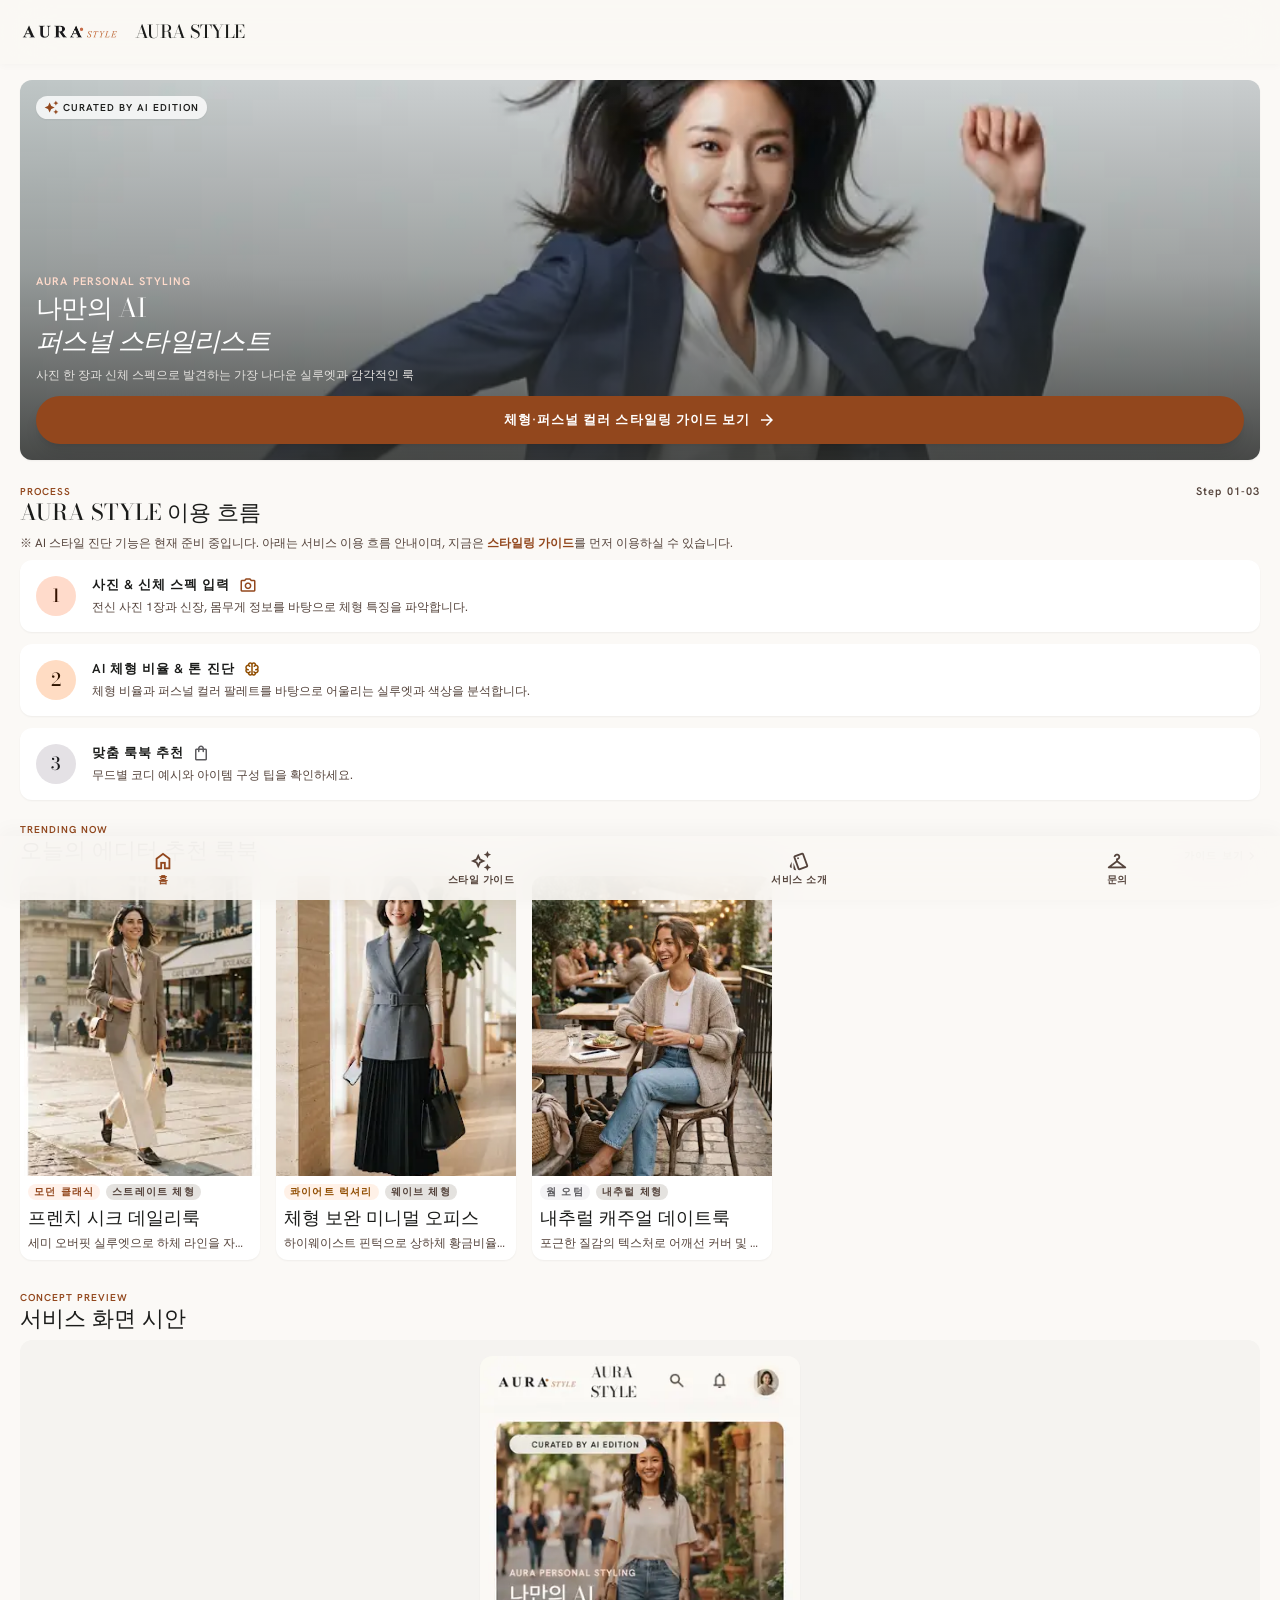
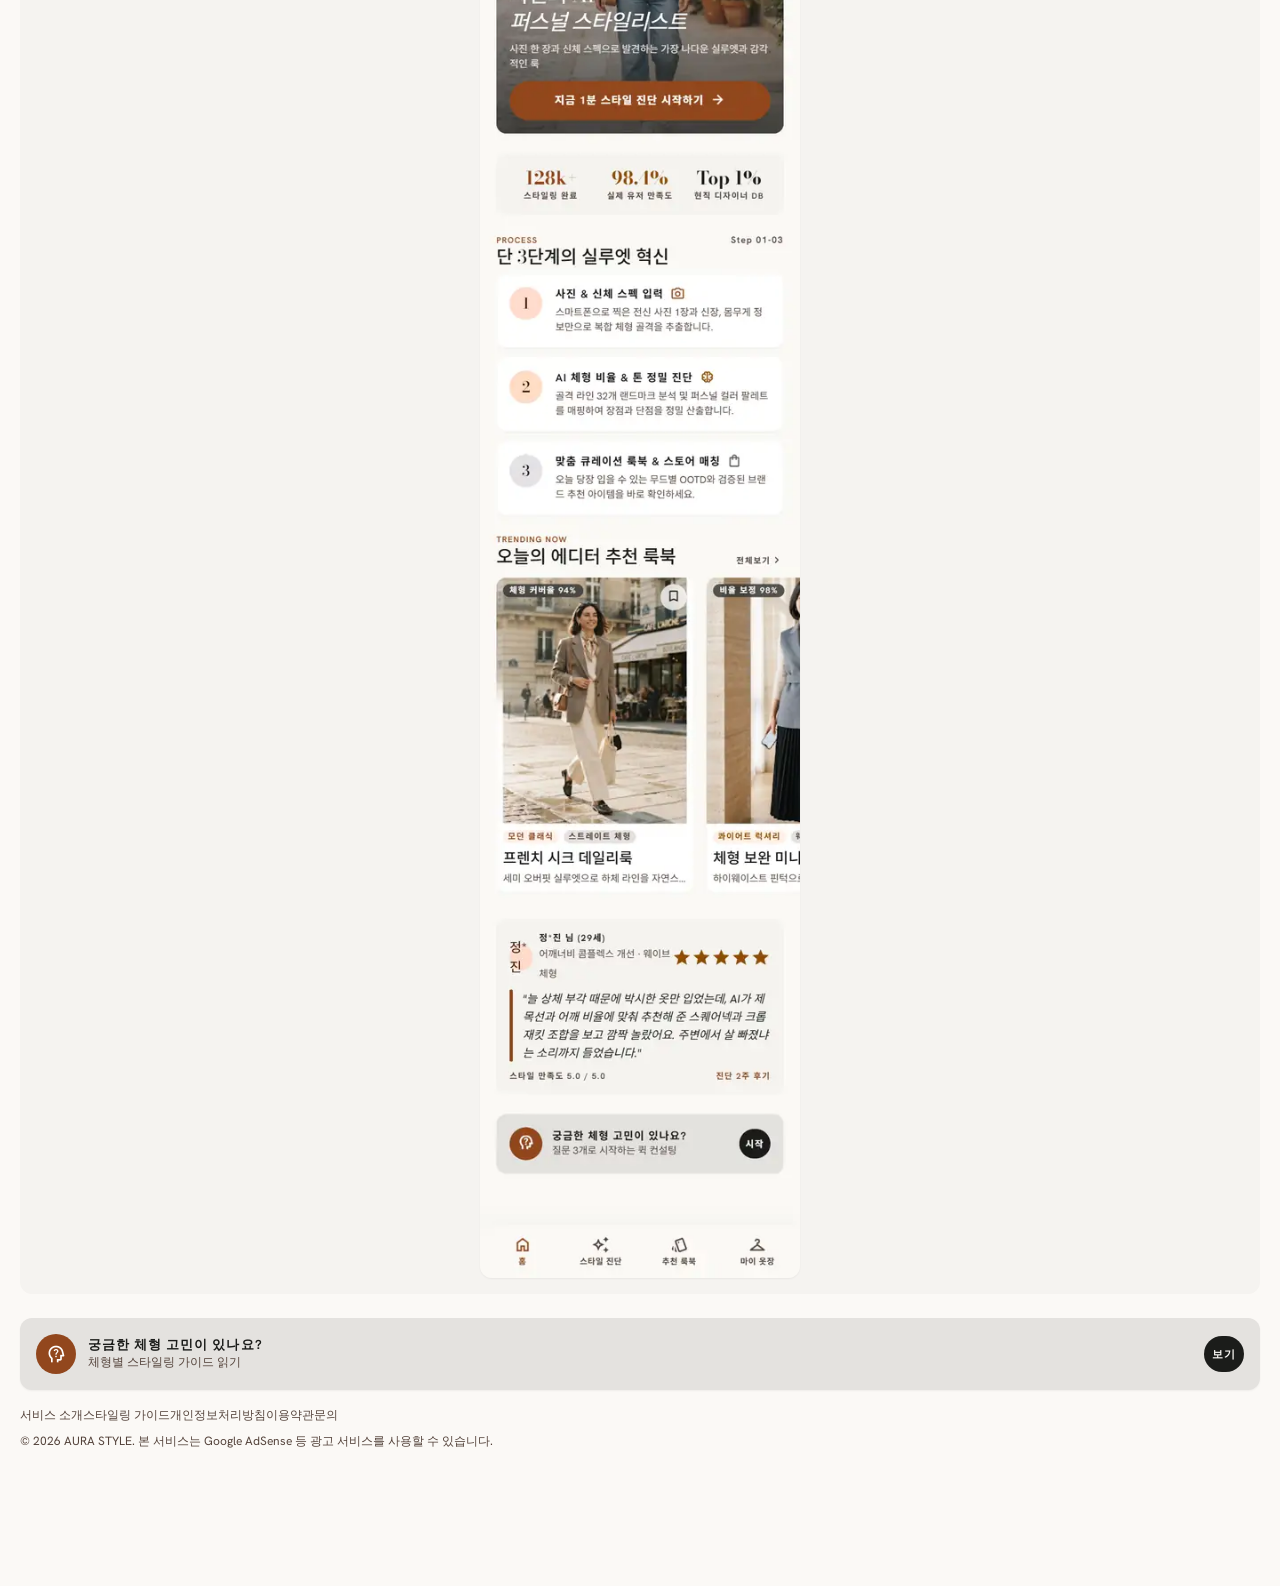
<file: index.html>
<!DOCTYPE html><html lang="ko"><head>
<meta charset="utf-8">
<meta content="width=device-width, initial-scale=1.0, viewport-fit=cover" name="viewport">
<title>AURA STYLE | 나만의 AI 퍼스널 스타일리스트</title>
<meta name="description" content="사진 한 장과 신체 스펙으로 체형과 퍼스널 컬러를 분석해 가장 나다운 실루엣과 맞춤 룩북을 추천하는 AI 스타일링 서비스, AURA STYLE.">
<link rel="canonical" href="https://seunglabs.com/">
<meta property="og:type" content="website">
<meta property="og:site_name" content="AURA STYLE">
<meta property="og:locale" content="ko_KR">
<meta property="og:title" content="AURA STYLE | 나만의 AI 퍼스널 스타일리스트">
<meta property="og:description" content="사진 한 장과 신체 스펙으로 체형과 퍼스널 컬러를 분석해 가장 나다운 실루엣과 맞춤 룩북을 추천하는 AI 스타일링 서비스, AURA STYLE.">
<meta property="og:url" content="https://seunglabs.com/">
<meta property="og:image" content="https://seunglabs.com/img/model-768.webp">
<meta name="twitter:card" content="summary_large_image">
<meta name="twitter:title" content="AURA STYLE | 나만의 AI 퍼스널 스타일리스트">
<meta name="twitter:description" content="사진 한 장과 신체 스펙으로 체형과 퍼스널 컬러를 분석해 가장 나다운 실루엣과 맞춤 룩북을 추천하는 AI 스타일링 서비스, AURA STYLE.">
<meta name="twitter:image" content="https://seunglabs.com/img/model-768.webp">
<script type="application/ld+json">{"@context": "https://schema.org", "@type": "WebSite", "name": "AURA STYLE", "url": "https://seunglabs.com/", "inLanguage": "ko", "description": "사진 한 장과 신체 스펙으로 체형과 퍼스널 컬러를 분석해 가장 나다운 실루엣과 맞춤 룩북을 추천하는 AI 스타일링 서비스, AURA STYLE."}</script>
<meta content="mobile_tab" name="shell-type">
<link rel="preload" as="image" href="img/model-768.webp" imagesrcset="img/model-480.webp 480w, img/model-768.webp 768w" imagesizes="(max-width: 768px) 100vw, 768px" fetchpriority="high">
<link rel="preload" as="font" type="font/woff2" href="fonts/material-symbols.woff2" crossorigin>
<link rel="preload" as="font" type="font/woff2" href="fonts/bodoni-moda.woff2" crossorigin>
<link rel="preload" as="font" type="font/woff2" href="fonts/hanken-grotesk.woff2" crossorigin>
<link rel="icon" href="img/favicon.svg" type="image/svg+xml">
<link href="styles.css" rel="stylesheet">
<!-- Google AdSense -->
<script async src="https://pagead2.googlesyndication.com/pagead/js/adsbygoogle.js?client=ca-pub-6084105914174263"
     crossorigin="anonymous"></script>
<!-- Google tag (gtag.js) -->
<script>
  window.dataLayer = window.dataLayer || [];
  function gtag(){dataLayer.push(arguments);}
  gtag('js', new Date());

  gtag('config', 'G-QMTJCRR8DS');
</script>
<!-- Microsoft Clarity: queue calls now, script loaded with GA below -->
<script>
  window.clarity = window.clarity || function(){(window.clarity.q = window.clarity.q || []).push(arguments)};
</script>
<!-- Load analytics scripts after the page has rendered (first interaction or 3s after load) to keep them off the critical path -->
<script>
  (function () {
    var loaded = false;
    var events = ['pointerdown', 'keydown', 'touchstart', 'scroll'];
    function load() {
      if (loaded) return;
      loaded = true;
      events.forEach(function (e) { removeEventListener(e, load); });
      ['https://www.googletagmanager.com/gtag/js?id=G-QMTJCRR8DS', 'https://www.clarity.ms/tag/yv1hvz3uj7'].forEach(function (src) {
        var s = document.createElement('script');
        s.async = true;
        s.src = src;
        document.head.appendChild(s);
      });
    }
    events.forEach(function (e) { addEventListener(e, load, { once: true, passive: true }); });
    addEventListener('load', function () { setTimeout(load, 3000); });
  })();
</script>
</head><body class="bg-surface font-body-md text-on-surface flex flex-col min-h-screen selection:bg-primary-fixed selection:text-on-primary-fixed"><header class="fixed top-0 w-full z-50 pt-safe bg-surface/85 backdrop-blur-xl shadow-[0_1px_8px_rgba(0,0,0,0.03)]"><div class="h-16 px-margin flex items-center justify-between"><div class="flex items-center gap-space-sm"><img alt="AURA STYLE Brand Logo" width="107" height="32" class="h-8 w-auto object-contain" src="img/logo.webp"><span class="font-headline-sm text-headline-sm tracking-tight text-on-surface">AURA STYLE</span></div></div></header><main class="flex flex-col relative w-full pt-16 pb-28 bg-surface min-h-screen"><div class="flex flex-col w-full">
<!-- Editorial Hero Section -->
<section class="relative w-full px-margin pt-space-md pb-space-lg">
<div class="relative w-full overflow-hidden rounded-xl bg-surface-container-low shadow-sm">
<div class="w-full h-[380px] relative">
<img alt="남색 정장과 흰 스니커즈를 입고 경쾌하게 점프하는 여성 모델" class="absolute inset-0 w-full h-full object-cover object-[center_20%]" src="img/model-768.webp" srcset="img/model-480.webp 480w, img/model-768.webp 768w" sizes="(max-width: 768px) 100vw, 768px" width="768" height="1376" fetchpriority="high" decoding="async">
<div class="absolute inset-0 bg-gradient-to-t from-inverse-surface/85 via-inverse-surface/30 to-transparent"></div>
<div class="absolute top-space-md left-space-md bg-surface-container-lowest/80 backdrop-blur-md px-space-sm py-1 rounded-full flex items-center gap-1 shadow-sm">
<span class="material-symbols-outlined text-[15px] text-primary" style="font-variation-settings: 'FILL' 1;">auto_awesome</span>
<span class="font-label-sm text-label-sm uppercase tracking-widest text-on-surface">Curated by AI Edition</span>
</div>
<div class="absolute bottom-0 inset-x-0 p-space-md flex flex-col gap-space-xs text-inverse-on-surface">
<span class="font-label-md text-label-md tracking-widest text-primary-fixed uppercase">Aura Personal Styling</span>
<h1 class="font-headline-lg-mobile text-headline-lg-mobile tracking-tight text-white leading-tight">
            나만의 AI<br>
<span class="italic font-headline-md">퍼스널 스타일리스트</span>
</h1>
<p class="font-body-sm text-body-sm text-surface-container-highest line-clamp-2 mt-1">
            사진 한 장과 신체 스펙으로 발견하는 가장 나다운 실루엣과 감각적인 룩
          </p>
<div class="pt-space-sm">
<a class="relative group overflow-hidden w-full h-12 rounded-full bg-primary flex items-center justify-center gap-2 shadow-lg hover:bg-primary-container transition-all active:scale-[0.98]" href="guide.html">
<div class="absolute inset-0 w-1/2 h-full bg-gradient-to-r from-transparent via-white/25 to-transparent skew-x-12 -translate-x-full group-hover:translate-x-[300%] transition-transform duration-1000 ease-in-out"></div>
<span class="font-label-lg text-label-lg text-on-primary">체형·퍼스널 컬러 스타일링 가이드 보기</span>
<span class="material-symbols-outlined text-on-primary text-[18px]">arrow_forward</span>
</a>
</div>
</div>
</div>
</div>
</section>
<!-- How it Works (3-step) -->
<section id="process" class="w-full px-margin pb-space-lg">
<div class="flex items-baseline justify-between mb-space-sm">
<div>
<span class="font-label-sm text-label-sm text-primary uppercase tracking-widest block">Process</span>
<h2 class="font-headline-md text-headline-md text-on-surface">AURA STYLE 이용 흐름</h2>
</div>
<span class="font-label-md text-label-md text-on-surface-variant">Step 01-03</span>
</div>
<p class="font-body-sm text-body-sm text-on-surface-variant mb-space-sm">※ AI 스타일 진단 기능은 현재 준비 중입니다. 아래는 서비스 이용 흐름 안내이며, 지금은 <a class="text-primary font-semibold" href="guide.html">스타일링 가이드</a>를 먼저 이용하실 수 있습니다.</p>
<div class="flex flex-col gap-3">
<!-- Step 1 -->
<div class="p-space-md bg-surface-container-lowest rounded-xl shadow-sm flex items-start gap-space-md">
<div class="w-10 h-10 rounded-full bg-primary-fixed flex items-center justify-center shrink-0 text-on-primary-fixed font-headline-sm text-headline-sm">
          1
        </div>
<div class="flex-1 min-w-0">
<div class="flex items-center gap-2 mb-1">
<span class="font-label-lg text-label-lg text-on-surface font-semibold">사진 &amp; 신체 스펙 입력</span>
<span class="material-symbols-outlined text-primary text-[18px]">photo_camera</span>
</div>
<p class="font-body-sm text-body-sm text-on-surface-variant">
            전신 사진 1장과 신장, 몸무게 정보를 바탕으로 체형 특징을 파악합니다.
          </p>
</div>
</div>
<!-- Step 2 -->
<div class="p-space-md bg-surface-container-lowest rounded-xl shadow-sm flex items-start gap-space-md">
<div class="w-10 h-10 rounded-full bg-secondary-fixed flex items-center justify-center shrink-0 text-on-secondary-fixed font-headline-sm text-headline-sm">
          2
        </div>
<div class="flex-1 min-w-0">
<div class="flex items-center gap-2 mb-1">
<span class="font-label-lg text-label-lg text-on-surface font-semibold">AI 체형 비율 &amp; 톤 진단</span>
<span class="material-symbols-outlined text-secondary text-[18px]">neurology</span>
</div>
<p class="font-body-sm text-body-sm text-on-surface-variant">
            체형 비율과 퍼스널 컬러 팔레트를 바탕으로 어울리는 실루엣과 색상을 분석합니다.
          </p>
</div>
</div>
<!-- Step 3 -->
<div class="p-space-md bg-surface-container-lowest rounded-xl shadow-sm flex items-start gap-space-md">
<div class="w-10 h-10 rounded-full bg-tertiary-fixed flex items-center justify-center shrink-0 text-on-tertiary-fixed font-headline-sm text-headline-sm">
          3
        </div>
<div class="flex-1 min-w-0">
<div class="flex items-center gap-2 mb-1">
<span class="font-label-lg text-label-lg text-on-surface font-semibold">맞춤 룩북 추천</span>
<span class="material-symbols-outlined text-tertiary text-[18px]">shopping_bag</span>
</div>
<p class="font-body-sm text-body-sm text-on-surface-variant">
            무드별 코디 예시와 아이템 구성 팁을 확인하세요.
          </p>
</div>
</div>
</div>
</section>
<!-- Trending Curated Looks preview (Horizontal Scroll) -->
<section id="looks" class="w-full pb-space-lg">
<div class="px-margin flex items-end justify-between mb-space-sm">
<div>
<span class="font-label-sm text-label-sm text-primary uppercase tracking-widest block">Trending Now</span>
<h2 class="font-headline-md text-headline-md text-on-surface">오늘의 에디터 추천 룩북</h2>
</div>
<a class="font-label-sm text-label-sm text-on-surface-variant flex items-center hover:text-primary transition-colors" href="guide.html">
        가이드 보기
        <span class="material-symbols-outlined text-[16px]">chevron_right</span>
</a>
</div>
<!-- Scrollable Reel -->
<div class="flex gap-space-md overflow-x-auto px-margin no-scrollbar pb-2 pt-1">
<!-- Look 1 -->
<div class="w-[240px] shrink-0 bg-surface-container-lowest rounded-xl overflow-hidden shadow-sm flex flex-col">
<div class="relative w-full h-[300px]">
<img alt="토프 블레이저와 와이드 팬츠를 입은 프렌치 시크 데일리룩" width="240" height="300" loading="lazy" decoding="async" class="w-full h-full object-cover" data-alt="Modern chic Parisian style woman walking on neutral architectural pavement, wearing structured taupe blazer, wide-leg ecru trousers, delicate silk scarf, bright warm morning light, editorial styling, muted earth tones" src="img/look-1.webp">
</div>
<div class="p-space-sm flex flex-col gap-1">
<div class="flex items-center gap-1.5 flex-wrap">
<span class="text-label-sm font-label-sm text-primary bg-primary-fixed/40 px-1.5 py-0.5 rounded-full">모던 클래식</span>
<span class="text-label-sm font-label-sm text-on-surface-variant bg-surface-variant px-1.5 py-0.5 rounded-full">스트레이트 체형</span>
</div>
<h3 class="font-headline-sm text-headline-sm text-on-surface line-clamp-1 mt-0.5">프렌치 시크 데일리룩</h3>
<p class="font-body-sm text-body-sm text-on-surface-variant line-clamp-1">세미 오버핏 실루엣으로 하체 라인을 자연스럽게 정돈</p>
</div>
</div>
<!-- Look 2 -->
<div class="w-[240px] shrink-0 bg-surface-container-lowest rounded-xl overflow-hidden shadow-sm flex flex-col">
<div class="relative w-full h-[300px]">
<img alt="그레이 베스트와 플리츠 미디 스커트를 입은 미니멀 오피스룩" width="240" height="300" loading="lazy" decoding="async" class="w-full h-full object-cover" data-alt="High fashion Korean female executive in minimalist office styling, wearing slate gray belted wool vest, ivory turtleneck, structured pleated midi skirt, serene editorial studio with warm travertine columns, soft shadow play" src="img/look-2.webp">
</div>
<div class="p-space-sm flex flex-col gap-1">
<div class="flex items-center gap-1.5 flex-wrap">
<span class="text-label-sm font-label-sm text-secondary bg-secondary-fixed/40 px-1.5 py-0.5 rounded-full">콰이어트 럭셔리</span>
<span class="text-label-sm font-label-sm text-on-surface-variant bg-surface-variant px-1.5 py-0.5 rounded-full">웨이브 체형</span>
</div>
<h3 class="font-headline-sm text-headline-sm text-on-surface line-clamp-1 mt-0.5">체형 보완 미니멀 오피스</h3>
<p class="font-body-sm text-body-sm text-on-surface-variant line-clamp-1">하이웨이스트 핀턱으로 상하체 황금비율 구현</p>
</div>
</div>
<!-- Look 3 -->
<div class="w-[240px] shrink-0 bg-surface-container-lowest rounded-xl overflow-hidden shadow-sm flex flex-col">
<div class="relative w-full h-[300px]">
<img alt="오트밀 니트 카디건과 데님을 입은 내추럴 캐주얼 데이트룩" width="240" height="300" loading="lazy" decoding="async" class="w-full h-full object-cover" data-alt="Editorial candid photography of a stylish person in weekend cafe terrace, warm oatmeal knit cardigan, soft raw denim, tan leather loafers, golden hour sunlight, artisan pottery tableware, natural relaxed elegance" src="img/look-3.webp">
</div>
<div class="p-space-sm flex flex-col gap-1">
<div class="flex items-center gap-1.5 flex-wrap">
<span class="text-label-sm font-label-sm text-tertiary bg-tertiary-fixed/40 px-1.5 py-0.5 rounded-full">웜 오텀</span>
<span class="text-label-sm font-label-sm text-on-surface-variant bg-surface-variant px-1.5 py-0.5 rounded-full">내추럴 체형</span>
</div>
<h3 class="font-headline-sm text-headline-sm text-on-surface line-clamp-1 mt-0.5">내추럴 캐주얼 데이트룩</h3>
<p class="font-body-sm text-body-sm text-on-surface-variant line-clamp-1">포근한 질감의 텍스처로 어깨선 커버 및 부드러운 인상 연출</p>
</div>
</div>
</div>
</section>
<!-- App Screen Preview -->
<section class="w-full px-margin pb-space-lg">
<div class="mb-space-sm">
<span class="font-label-sm text-label-sm text-primary uppercase tracking-widest block">Concept Preview</span>
<h2 class="font-headline-md text-headline-md text-on-surface">서비스 화면 시안</h2>
</div>
<div class="p-space-md bg-surface-container-low rounded-xl flex justify-center">
<img alt="AURA STYLE 서비스 화면 시안" class="w-full max-w-[320px] h-auto rounded-xl shadow-sm" loading="lazy" src="img/screen.webp" srcset="img/screen-360.webp 360w, img/screen.webp 585w" sizes="(max-width: 400px) calc(100vw - 72px), 320px" width="585" height="2782" decoding="async">
</div>
</section>
<!-- Interactive Style Spark Floating Bar -->
<section class="w-full px-margin pb-space-md">
<div class="w-full p-space-md rounded-xl bg-surface-container-highest text-on-surface flex items-center justify-between shadow-sm">
<div class="flex items-center gap-3">
<div class="w-10 h-10 rounded-full bg-primary flex items-center justify-center text-on-primary shrink-0">
<span class="material-symbols-outlined text-[20px]">psychology_alt</span>
</div>
<div>
<h3 class="font-label-lg text-label-lg font-bold">궁금한 체형 고민이 있나요?</h3>
<p class="font-body-sm text-body-sm text-on-surface-variant">체형별 스타일링 가이드 읽기</p>
</div>
</div>
<a class="h-9 px-space-sm rounded-full bg-on-surface text-surface flex items-center justify-center font-label-md text-label-md active:scale-95 transition-transform shrink-0" href="guide.html">
        보기
      </a>
</div>
</section>
<footer class="w-full px-margin pb-space-lg"><div class="flex flex-wrap gap-x-4 gap-y-1 font-body-sm text-body-sm text-on-surface-variant"><a href="about.html">서비스 소개</a><a href="guide.html">스타일링 가이드</a><a href="privacy.html">개인정보처리방침</a><a href="terms.html">이용약관</a><a href="contact.html">문의</a></div><p class="font-body-sm text-body-sm text-on-surface-variant mt-space-sm">© 2026 AURA STYLE. 본 서비스는 Google AdSense 등 광고 서비스를 사용할 수 있습니다.</p></footer></div></main><nav class="fixed bottom-0 w-full z-50 pb-safe bg-surface/90 backdrop-blur-xl shadow-[0_-4px_20px_rgba(39,39,42,0.04)]"><div class="flex justify-around items-center h-16 px-space-xs"><a aria-current="page" class="flex flex-col items-center justify-center flex-1 h-12 gap-0.5 transition-colors text-primary font-semibold" href="index.html"><span class="material-symbols-outlined text-[22px]">home</span><span class="font-label-sm text-label-sm tracking-wider">홈</span></a><a class="flex flex-col items-center justify-center flex-1 h-12 gap-0.5 text-on-surface-variant hover:text-on-surface transition-colors" href="guide.html"><span class="material-symbols-outlined text-[22px]">auto_awesome</span><span class="font-label-sm text-label-sm tracking-wider">스타일 가이드</span></a><a class="flex flex-col items-center justify-center flex-1 h-12 gap-0.5 text-on-surface-variant hover:text-on-surface transition-colors" href="about.html"><span class="material-symbols-outlined text-[22px]">style</span><span class="font-label-sm text-label-sm tracking-wider">서비스 소개</span></a><a class="flex flex-col items-center justify-center flex-1 h-12 gap-0.5 text-on-surface-variant hover:text-on-surface transition-colors" href="contact.html"><span class="material-symbols-outlined text-[22px]">checkroom</span><span class="font-label-sm text-label-sm tracking-wider">문의</span></a></div></nav></body></html>
</file>
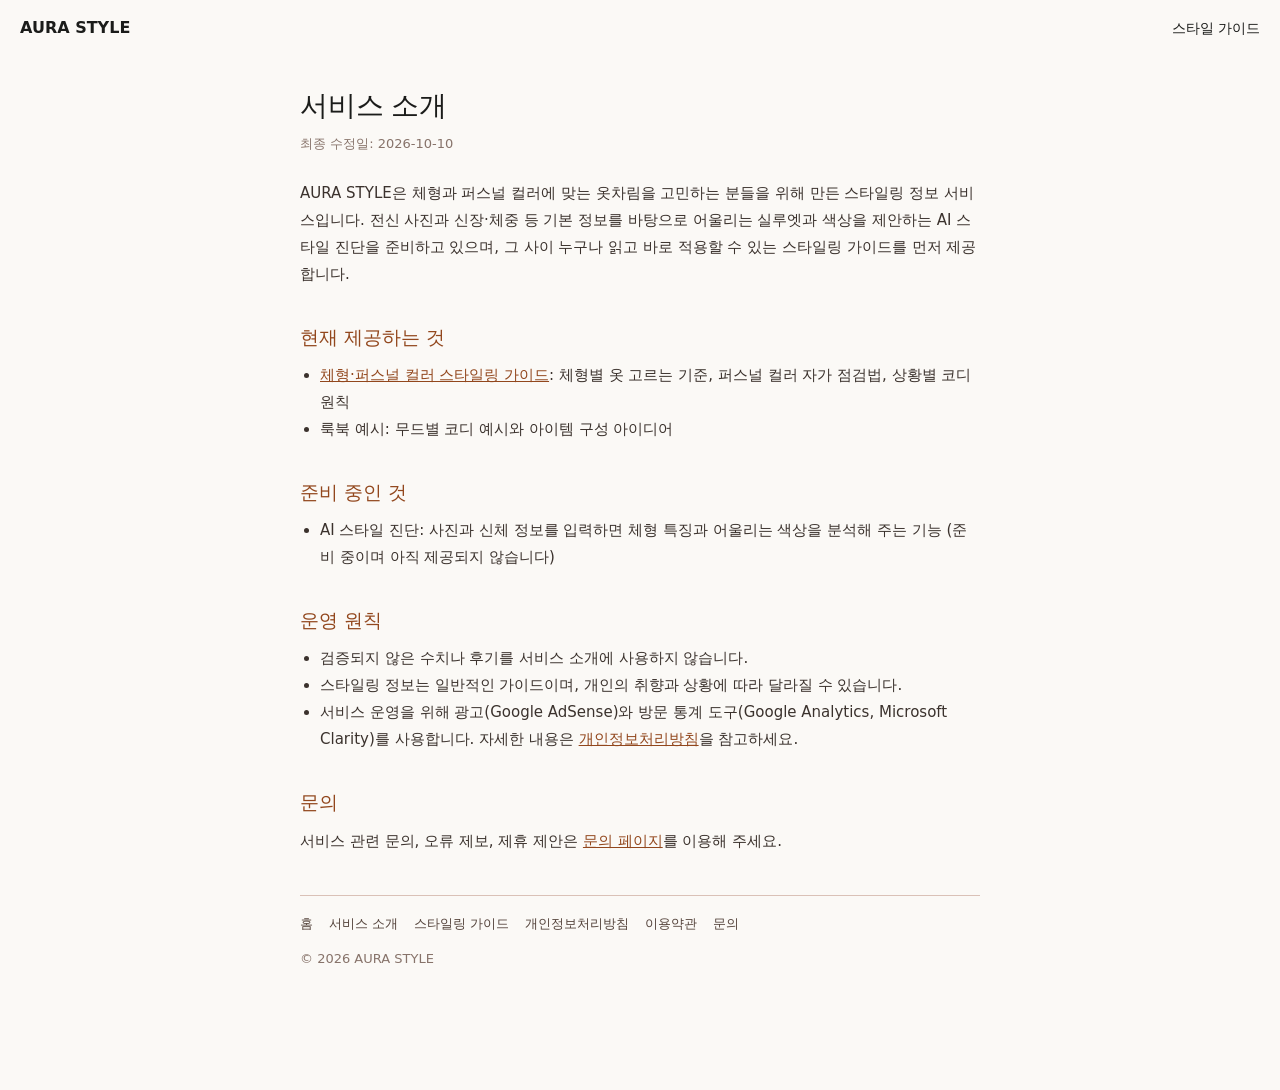
<file: about.html>
<!DOCTYPE html><html lang="ko"><head>
<meta charset="utf-8">
<meta content="width=device-width, initial-scale=1.0, viewport-fit=cover" name="viewport">
<title>서비스 소개 | AURA STYLE</title>
<meta name="description" content="AURA STYLE이 어떤 서비스인지, 어떤 기준으로 체형과 퍼스널 컬러 스타일링 정보를 제공하는지 소개합니다. 서비스 운영 원칙과 이용 방법도 함께 안내합니다.">
<link rel="canonical" href="https://seunglabs.com/about.html">
<meta property="og:type" content="website">
<meta property="og:site_name" content="AURA STYLE">
<meta property="og:locale" content="ko_KR">
<meta property="og:title" content="서비스 소개 | AURA STYLE">
<meta property="og:description" content="AURA STYLE이 어떤 서비스인지, 어떤 기준으로 체형과 퍼스널 컬러 스타일링 정보를 제공하는지 소개합니다. 서비스 운영 원칙과 이용 방법도 함께 안내합니다.">
<meta property="og:url" content="https://seunglabs.com/about.html">
<meta property="og:image" content="https://seunglabs.com/img/model-768.webp">
<meta name="twitter:card" content="summary_large_image">
<meta name="twitter:title" content="서비스 소개 | AURA STYLE">
<meta name="twitter:description" content="AURA STYLE이 어떤 서비스인지, 어떤 기준으로 체형과 퍼스널 컬러 스타일링 정보를 제공하는지 소개합니다. 서비스 운영 원칙과 이용 방법도 함께 안내합니다.">
<meta name="twitter:image" content="https://seunglabs.com/img/model-768.webp">
<script type="application/ld+json">{"@context": "https://schema.org", "@type": "BreadcrumbList", "itemListElement": [{"@type": "ListItem", "position": 1, "name": "AURA STYLE", "item": "https://seunglabs.com/"}, {"@type": "ListItem", "position": 2, "name": "서비스 소개", "item": "https://seunglabs.com/about.html"}]}</script>
<link rel="icon" href="img/favicon.svg" type="image/svg+xml">
<link href="styles.css" rel="stylesheet">
<!-- Google tag (gtag.js) -->
<script>
  window.dataLayer = window.dataLayer || [];
  function gtag(){dataLayer.push(arguments);}
  gtag('js', new Date());

  gtag('config', 'G-QMTJCRR8DS');
</script>
<script>
  window.clarity = window.clarity || function(){(window.clarity.q = window.clarity.q || []).push(arguments)};
</script>
<script>
  (function () {
    var loaded = false;
    var events = ['pointerdown', 'keydown', 'touchstart', 'scroll'];
    function load() {
      if (loaded) return;
      loaded = true;
      events.forEach(function (e) { removeEventListener(e, load); });
      ['https://www.googletagmanager.com/gtag/js?id=G-QMTJCRR8DS', 'https://www.clarity.ms/tag/yv1hvz3uj7'].forEach(function (src) {
        var s = document.createElement('script');
        s.async = true;
        s.src = src;
        document.head.appendChild(s);
      });
    }
    events.forEach(function (e) { addEventListener(e, load, { once: true, passive: true }); });
    addEventListener('load', function () { setTimeout(load, 3000); });
  })();
</script>
<style>
  .doc{max-width:720px;margin:0 auto;padding:88px 20px 120px;font-family:"Hanken Grotesk",system-ui,sans-serif;color:#1b1c1a;line-height:1.8;font-size:15px}
  .doc h1{font-family:"Bodoni Moda",serif;font-size:28px;line-height:1.3;margin:0 0 8px}
  .doc h2{font-size:19px;margin:32px 0 8px;color:#92471d}
  .doc h3{font-size:16px;margin:20px 0 4px}
  .doc p,.doc li{color:#3b322d}
  .doc ul{padding-left:20px;list-style:disc;margin:8px 0}
  .doc a{color:#92471d;text-decoration:underline}
  .doc .meta{color:#87736a;font-size:13px;margin-bottom:24px}
  .doc table{width:100%;border-collapse:collapse;margin:12px 0;font-size:14px}
  .doc th,.doc td{border:1px solid #dac1b7;padding:8px;text-align:left;vertical-align:top}
  .doc th{background:#f5f3f0}
  .topbar{position:fixed;top:0;left:0;right:0;height:56px;background:rgba(251,249,246,.92);backdrop-filter:blur(12px);display:flex;align-items:center;justify-content:space-between;padding:0 20px;z-index:50}
  .topbar a{text-decoration:none;color:#1b1c1a;font-weight:600}
  .foot{display:flex;flex-wrap:wrap;gap:6px 16px;margin-top:40px;padding-top:16px;border-top:1px solid #dac1b7;font-size:13px}
  .foot a{color:#54433b;text-decoration:none}
</style>
</head><body class="bg-surface text-on-surface">
<div class="topbar"><a href="index.html">AURA STYLE</a><a href="guide.html" style="font-weight:400;font-size:14px">스타일 가이드</a></div>
<main class="doc">

<h1>서비스 소개</h1>
<p class="meta">최종 수정일: 2026-10-10</p>
<p>AURA STYLE은 체형과 퍼스널 컬러에 맞는 옷차림을 고민하는 분들을 위해 만든 스타일링 정보 서비스입니다. 전신 사진과 신장·체중 등 기본 정보를 바탕으로 어울리는 실루엣과 색상을 제안하는 AI 스타일 진단을 준비하고 있으며, 그 사이 누구나 읽고 바로 적용할 수 있는 스타일링 가이드를 먼저 제공합니다.</p>
<h2>현재 제공하는 것</h2>
<ul>
<li><a href="guide.html">체형·퍼스널 컬러 스타일링 가이드</a>: 체형별 옷 고르는 기준, 퍼스널 컬러 자가 점검법, 상황별 코디 원칙</li>
<li>룩북 예시: 무드별 코디 예시와 아이템 구성 아이디어</li>
</ul>
<h2>준비 중인 것</h2>
<ul>
<li>AI 스타일 진단: 사진과 신체 정보를 입력하면 체형 특징과 어울리는 색상을 분석해 주는 기능 (준비 중이며 아직 제공되지 않습니다)</li>
</ul>
<h2>운영 원칙</h2>
<ul>
<li>검증되지 않은 수치나 후기를 서비스 소개에 사용하지 않습니다.</li>
<li>스타일링 정보는 일반적인 가이드이며, 개인의 취향과 상황에 따라 달라질 수 있습니다.</li>
<li>서비스 운영을 위해 광고(Google AdSense)와 방문 통계 도구(Google Analytics, Microsoft Clarity)를 사용합니다. 자세한 내용은 <a href="privacy.html">개인정보처리방침</a>을 참고하세요.</li>
</ul>
<h2>문의</h2>
<p>서비스 관련 문의, 오류 제보, 제휴 제안은 <a href="contact.html">문의 페이지</a>를 이용해 주세요.</p>

<div class="foot"><a href="index.html">홈</a><a href="about.html">서비스 소개</a><a href="guide.html">스타일링 가이드</a><a href="privacy.html">개인정보처리방침</a><a href="terms.html">이용약관</a><a href="contact.html">문의</a></div>
<p class="meta" style="margin-top:12px">© 2026 AURA STYLE</p>
</main></body></html>
</file>
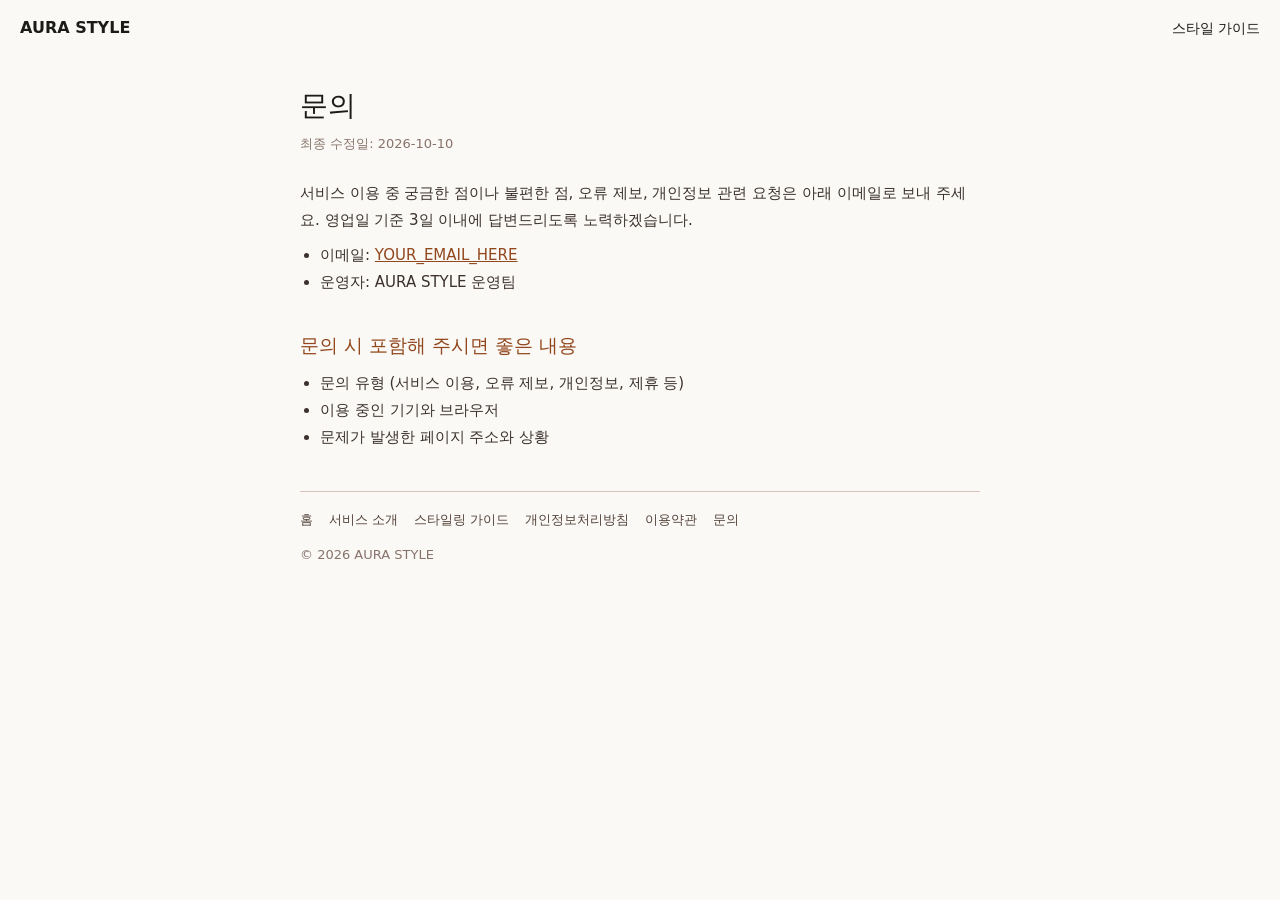
<file: contact.html>
<!DOCTYPE html><html lang="ko"><head>
<meta charset="utf-8">
<meta content="width=device-width, initial-scale=1.0, viewport-fit=cover" name="viewport">
<title>문의 | AURA STYLE</title>
<meta name="description" content="AURA STYLE 서비스 문의, 오류 제보, 제휴 및 광고 제안을 받는 문의처입니다. 문의 방법과 답변 안내를 확인하세요.">
<link rel="canonical" href="https://seunglabs.com/contact.html">
<meta property="og:type" content="website">
<meta property="og:site_name" content="AURA STYLE">
<meta property="og:locale" content="ko_KR">
<meta property="og:title" content="문의 | AURA STYLE">
<meta property="og:description" content="AURA STYLE 서비스 문의, 오류 제보, 제휴 및 광고 제안을 받는 문의처입니다. 문의 방법과 답변 안내를 확인하세요.">
<meta property="og:url" content="https://seunglabs.com/contact.html">
<meta property="og:image" content="https://seunglabs.com/img/model-768.webp">
<meta name="twitter:card" content="summary_large_image">
<meta name="twitter:title" content="문의 | AURA STYLE">
<meta name="twitter:description" content="AURA STYLE 서비스 문의, 오류 제보, 제휴 및 광고 제안을 받는 문의처입니다. 문의 방법과 답변 안내를 확인하세요.">
<meta name="twitter:image" content="https://seunglabs.com/img/model-768.webp">
<script type="application/ld+json">{"@context": "https://schema.org", "@type": "BreadcrumbList", "itemListElement": [{"@type": "ListItem", "position": 1, "name": "AURA STYLE", "item": "https://seunglabs.com/"}, {"@type": "ListItem", "position": 2, "name": "문의", "item": "https://seunglabs.com/contact.html"}]}</script>
<link rel="icon" href="img/favicon.svg" type="image/svg+xml">
<link href="styles.css" rel="stylesheet">
<!-- Google tag (gtag.js) -->
<script>
  window.dataLayer = window.dataLayer || [];
  function gtag(){dataLayer.push(arguments);}
  gtag('js', new Date());

  gtag('config', 'G-QMTJCRR8DS');
</script>
<script>
  window.clarity = window.clarity || function(){(window.clarity.q = window.clarity.q || []).push(arguments)};
</script>
<script>
  (function () {
    var loaded = false;
    var events = ['pointerdown', 'keydown', 'touchstart', 'scroll'];
    function load() {
      if (loaded) return;
      loaded = true;
      events.forEach(function (e) { removeEventListener(e, load); });
      ['https://www.googletagmanager.com/gtag/js?id=G-QMTJCRR8DS', 'https://www.clarity.ms/tag/yv1hvz3uj7'].forEach(function (src) {
        var s = document.createElement('script');
        s.async = true;
        s.src = src;
        document.head.appendChild(s);
      });
    }
    events.forEach(function (e) { addEventListener(e, load, { once: true, passive: true }); });
    addEventListener('load', function () { setTimeout(load, 3000); });
  })();
</script>
<style>
  .doc{max-width:720px;margin:0 auto;padding:88px 20px 120px;font-family:"Hanken Grotesk",system-ui,sans-serif;color:#1b1c1a;line-height:1.8;font-size:15px}
  .doc h1{font-family:"Bodoni Moda",serif;font-size:28px;line-height:1.3;margin:0 0 8px}
  .doc h2{font-size:19px;margin:32px 0 8px;color:#92471d}
  .doc h3{font-size:16px;margin:20px 0 4px}
  .doc p,.doc li{color:#3b322d}
  .doc ul{padding-left:20px;list-style:disc;margin:8px 0}
  .doc a{color:#92471d;text-decoration:underline}
  .doc .meta{color:#87736a;font-size:13px;margin-bottom:24px}
  .doc table{width:100%;border-collapse:collapse;margin:12px 0;font-size:14px}
  .doc th,.doc td{border:1px solid #dac1b7;padding:8px;text-align:left;vertical-align:top}
  .doc th{background:#f5f3f0}
  .topbar{position:fixed;top:0;left:0;right:0;height:56px;background:rgba(251,249,246,.92);backdrop-filter:blur(12px);display:flex;align-items:center;justify-content:space-between;padding:0 20px;z-index:50}
  .topbar a{text-decoration:none;color:#1b1c1a;font-weight:600}
  .foot{display:flex;flex-wrap:wrap;gap:6px 16px;margin-top:40px;padding-top:16px;border-top:1px solid #dac1b7;font-size:13px}
  .foot a{color:#54433b;text-decoration:none}
</style>
</head><body class="bg-surface text-on-surface">
<div class="topbar"><a href="index.html">AURA STYLE</a><a href="guide.html" style="font-weight:400;font-size:14px">스타일 가이드</a></div>
<main class="doc">

<h1>문의</h1>
<p class="meta">최종 수정일: 2026-10-10</p>
<p>서비스 이용 중 궁금한 점이나 불편한 점, 오류 제보, 개인정보 관련 요청은 아래 이메일로 보내 주세요. 영업일 기준 3일 이내에 답변드리도록 노력하겠습니다.</p>
<ul>
<li>이메일: <a href="mailto:YOUR_EMAIL_HERE">YOUR_EMAIL_HERE</a></li>
<li>운영자: AURA STYLE 운영팀</li>
</ul>
<h2>문의 시 포함해 주시면 좋은 내용</h2>
<ul>
<li>문의 유형 (서비스 이용, 오류 제보, 개인정보, 제휴 등)</li>
<li>이용 중인 기기와 브라우저</li>
<li>문제가 발생한 페이지 주소와 상황</li>
</ul>

<div class="foot"><a href="index.html">홈</a><a href="about.html">서비스 소개</a><a href="guide.html">스타일링 가이드</a><a href="privacy.html">개인정보처리방침</a><a href="terms.html">이용약관</a><a href="contact.html">문의</a></div>
<p class="meta" style="margin-top:12px">© 2026 AURA STYLE</p>
</main></body></html>
</file>
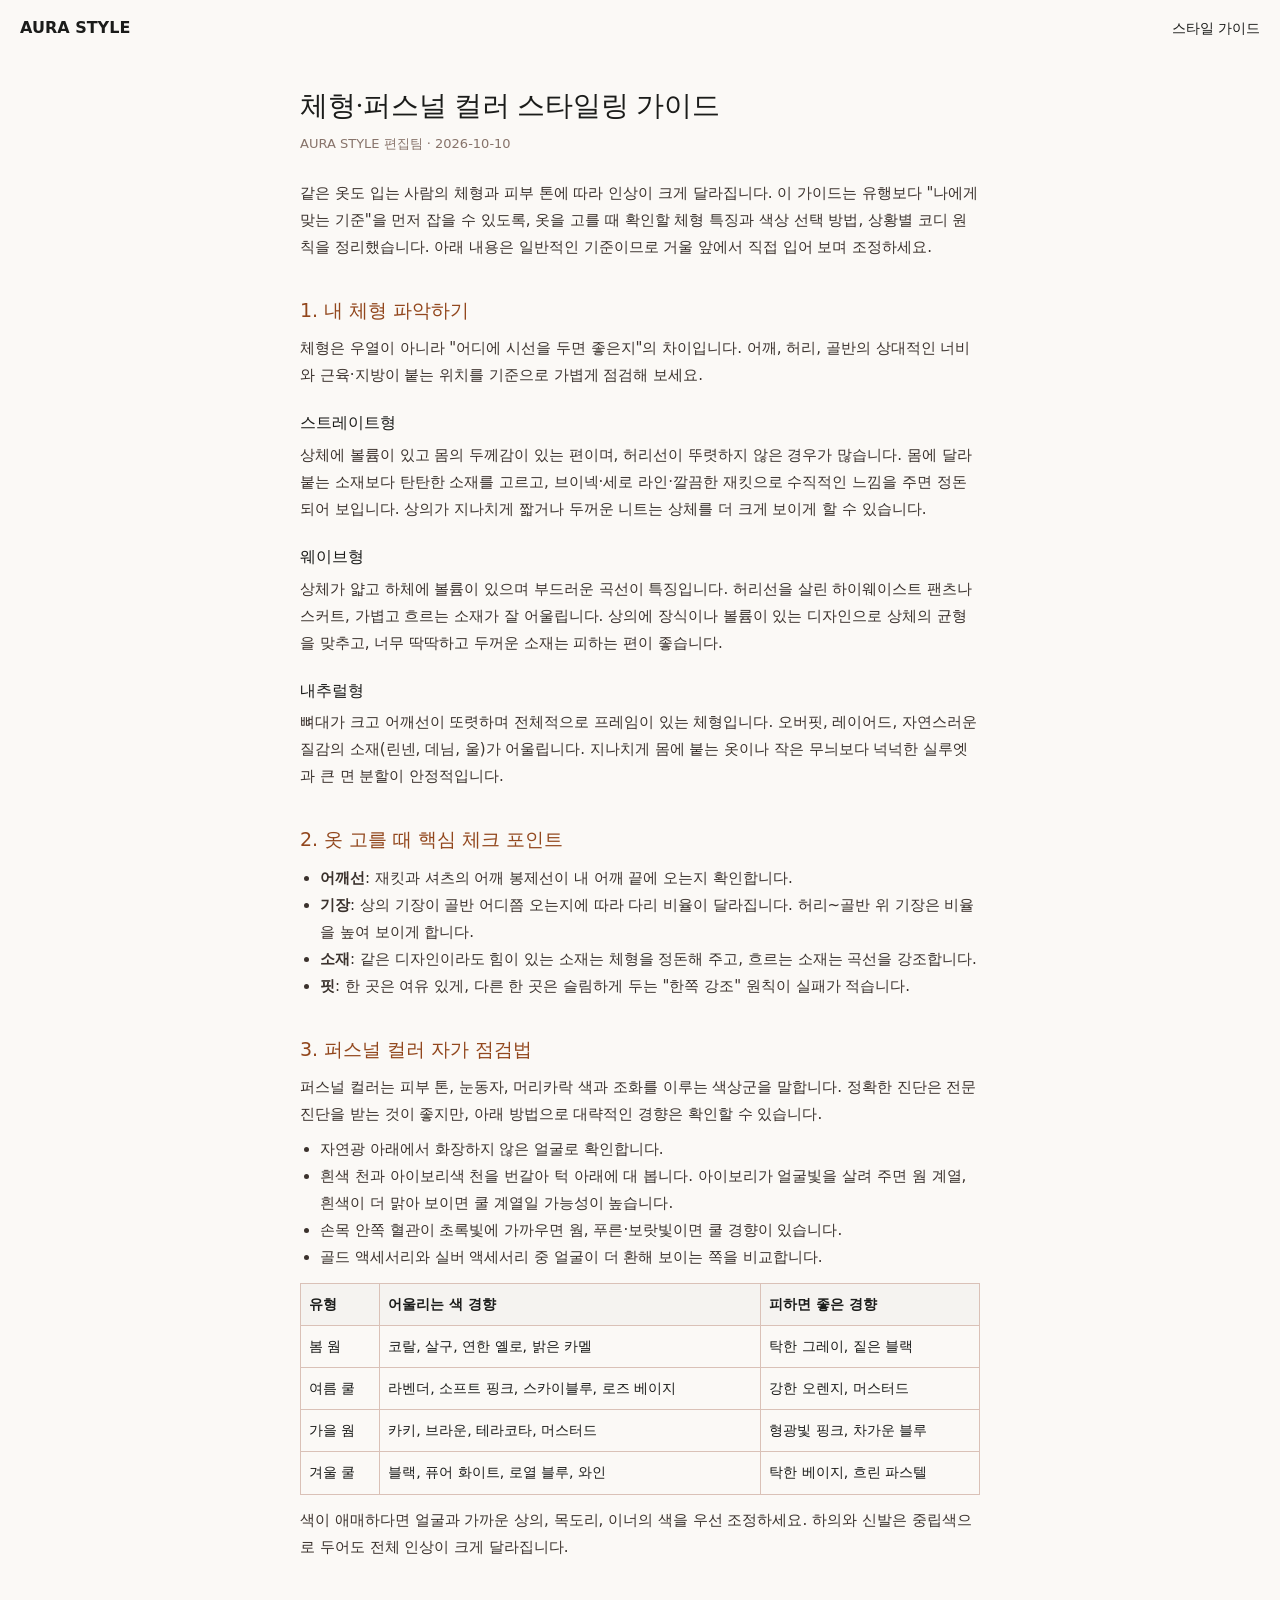
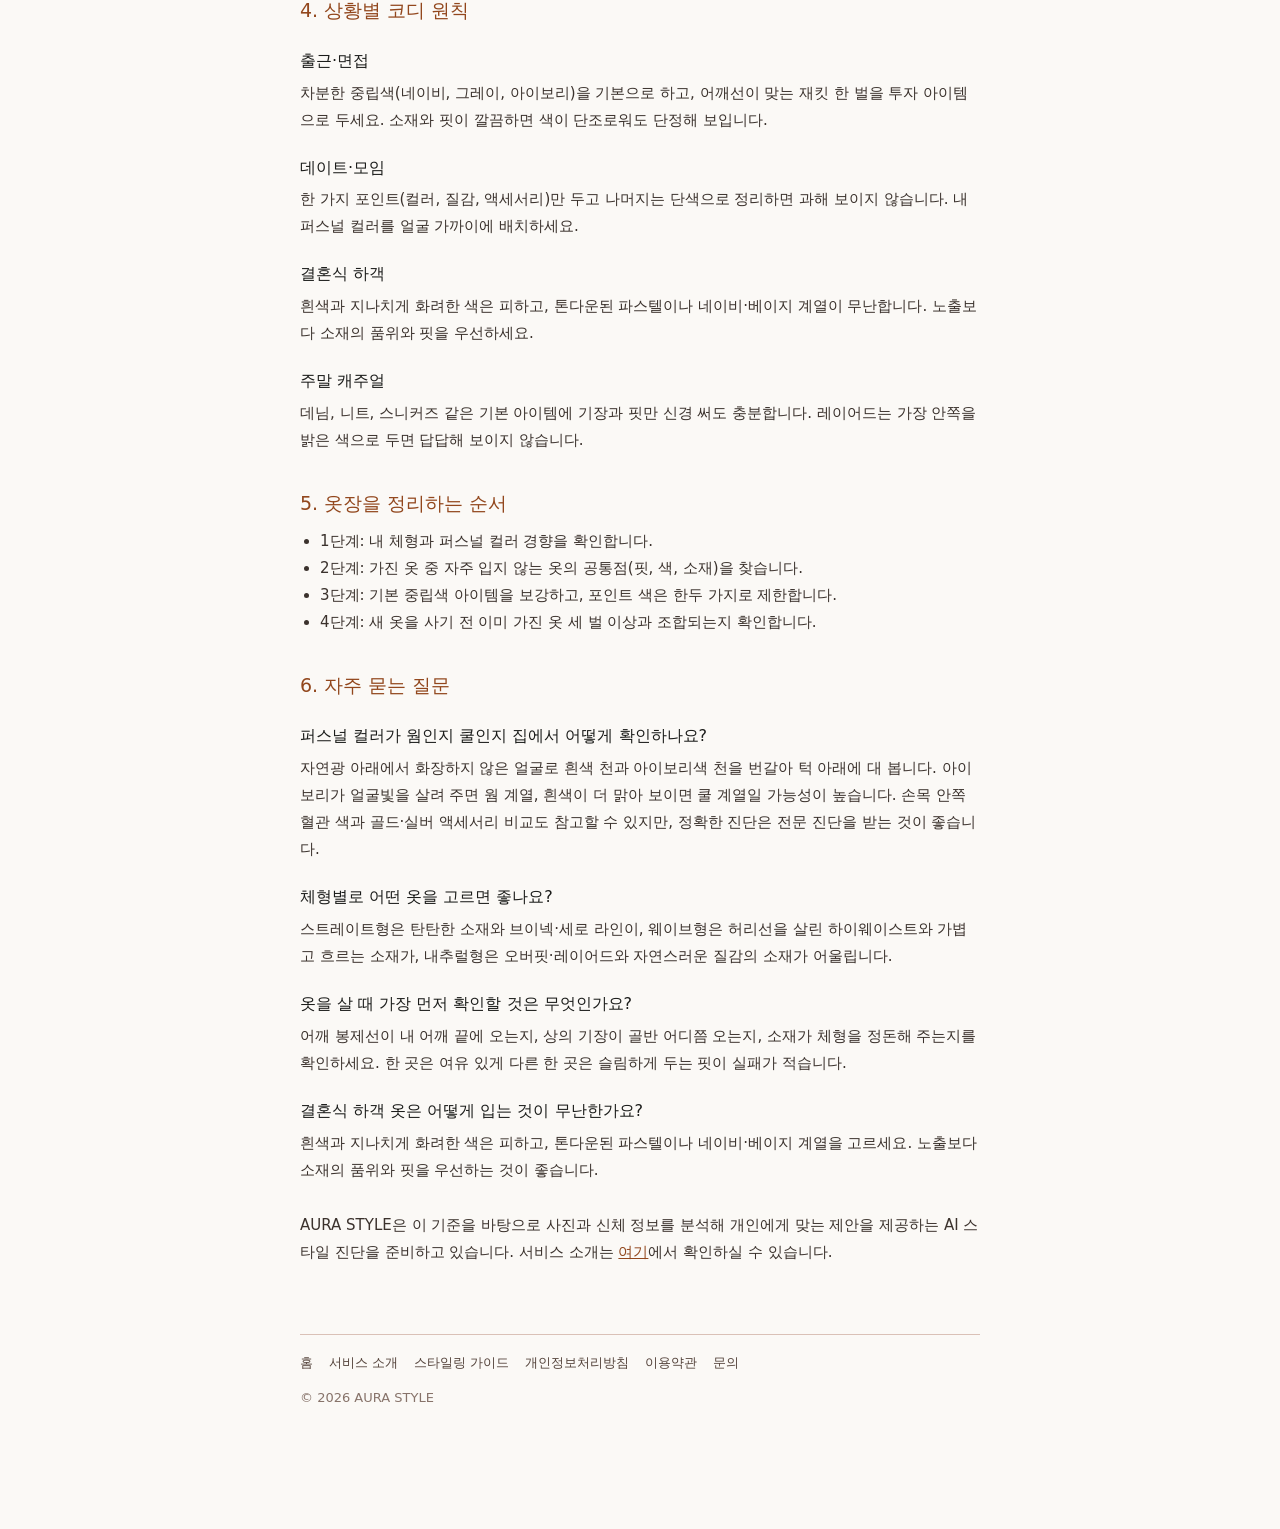
<file: guide.html>
<!DOCTYPE html><html lang="ko"><head>
<meta charset="utf-8">
<meta content="width=device-width, initial-scale=1.0, viewport-fit=cover" name="viewport">
<title>체형·퍼스널 컬러 스타일링 가이드 | AURA STYLE</title>
<meta name="description" content="체형별 옷 고르는 기준, 퍼스널 컬러 자가 점검법, 상황별 코디 원칙을 정리한 스타일링 가이드입니다.">
<link rel="canonical" href="https://seunglabs.com/guide.html">
<meta property="og:type" content="website">
<meta property="og:site_name" content="AURA STYLE">
<meta property="og:locale" content="ko_KR">
<meta property="og:title" content="체형·퍼스널 컬러 스타일링 가이드 | AURA STYLE">
<meta property="og:description" content="체형별 옷 고르는 기준, 퍼스널 컬러 자가 점검법, 상황별 코디 원칙을 정리한 스타일링 가이드입니다.">
<meta property="og:url" content="https://seunglabs.com/guide.html">
<meta property="og:image" content="https://seunglabs.com/img/model-768.webp">
<meta name="twitter:card" content="summary_large_image">
<meta name="twitter:title" content="체형·퍼스널 컬러 스타일링 가이드 | AURA STYLE">
<meta name="twitter:description" content="체형별 옷 고르는 기준, 퍼스널 컬러 자가 점검법, 상황별 코디 원칙을 정리한 스타일링 가이드입니다.">
<meta name="twitter:image" content="https://seunglabs.com/img/model-768.webp">
<script type="application/ld+json">{"@context": "https://schema.org", "@type": "BreadcrumbList", "itemListElement": [{"@type": "ListItem", "position": 1, "name": "AURA STYLE", "item": "https://seunglabs.com/"}, {"@type": "ListItem", "position": 2, "name": "체형·퍼스널 컬러 스타일링 가이드", "item": "https://seunglabs.com/guide.html"}]}</script>
<script type="application/ld+json">{"@context": "https://schema.org", "@type": "Article", "headline": "체형·퍼스널 컬러 스타일링 가이드", "inLanguage": "ko", "datePublished": "2026-10-10", "dateModified": "2026-10-11", "mainEntityOfPage": "https://seunglabs.com/guide.html", "image": "https://seunglabs.com/img/model-768.webp", "author": {"@type": "Organization", "name": "AURA STYLE 편집팀", "url": "https://seunglabs.com/"}, "publisher": {"@type": "Organization", "name": "AURA STYLE", "url": "https://seunglabs.com/"}}</script>
<script type="application/ld+json">{"@context": "https://schema.org", "@type": "FAQPage", "mainEntity": [{"@type": "Question", "name": "퍼스널 컬러가 웜인지 쿨인지 집에서 어떻게 확인하나요?", "acceptedAnswer": {"@type": "Answer", "text": "자연광 아래에서 화장하지 않은 얼굴로 흰색 천과 아이보리색 천을 번갈아 턱 아래에 대 봅니다. 아이보리가 얼굴빛을 살려 주면 웜 계열, 흰색이 더 맑아 보이면 쿨 계열일 가능성이 높습니다. 손목 안쪽 혈관 색과 골드·실버 액세서리 비교도 참고할 수 있지만, 정확한 진단은 전문 진단을 받는 것이 좋습니다."}}, {"@type": "Question", "name": "체형별로 어떤 옷을 고르면 좋나요?", "acceptedAnswer": {"@type": "Answer", "text": "스트레이트형은 탄탄한 소재와 브이넥·세로 라인이, 웨이브형은 허리선을 살린 하이웨이스트와 가볍고 흐르는 소재가, 내추럴형은 오버핏·레이어드와 자연스러운 질감의 소재가 어울립니다."}}, {"@type": "Question", "name": "옷을 살 때 가장 먼저 확인할 것은 무엇인가요?", "acceptedAnswer": {"@type": "Answer", "text": "어깨 봉제선이 내 어깨 끝에 오는지, 상의 기장이 골반 어디쯤 오는지, 소재가 체형을 정돈해 주는지를 확인하세요. 한 곳은 여유 있게 다른 한 곳은 슬림하게 두는 핏이 실패가 적습니다."}}, {"@type": "Question", "name": "결혼식 하객 옷은 어떻게 입는 것이 무난한가요?", "acceptedAnswer": {"@type": "Answer", "text": "흰색과 지나치게 화려한 색은 피하고, 톤다운된 파스텔이나 네이비·베이지 계열을 고르세요. 노출보다 소재의 품위와 핏을 우선하는 것이 좋습니다."}}]}</script>
<link rel="icon" href="img/favicon.svg" type="image/svg+xml">
<link href="styles.css" rel="stylesheet">
<!-- Google AdSense -->
<script async src="https://pagead2.googlesyndication.com/pagead/js/adsbygoogle.js?client=ca-pub-6084105914174263"
     crossorigin="anonymous"></script>
<!-- Google tag (gtag.js) -->
<script>
  window.dataLayer = window.dataLayer || [];
  function gtag(){dataLayer.push(arguments);}
  gtag('js', new Date());

  gtag('config', 'G-QMTJCRR8DS');
</script>
<script>
  window.clarity = window.clarity || function(){(window.clarity.q = window.clarity.q || []).push(arguments)};
</script>
<script>
  (function () {
    var loaded = false;
    var events = ['pointerdown', 'keydown', 'touchstart', 'scroll'];
    function load() {
      if (loaded) return;
      loaded = true;
      events.forEach(function (e) { removeEventListener(e, load); });
      ['https://www.googletagmanager.com/gtag/js?id=G-QMTJCRR8DS', 'https://www.clarity.ms/tag/yv1hvz3uj7'].forEach(function (src) {
        var s = document.createElement('script');
        s.async = true;
        s.src = src;
        document.head.appendChild(s);
      });
    }
    events.forEach(function (e) { addEventListener(e, load, { once: true, passive: true }); });
    addEventListener('load', function () { setTimeout(load, 3000); });
  })();
</script>
<style>
  .doc{max-width:720px;margin:0 auto;padding:88px 20px 120px;font-family:"Hanken Grotesk",system-ui,sans-serif;color:#1b1c1a;line-height:1.8;font-size:15px}
  .doc h1{font-family:"Bodoni Moda",serif;font-size:28px;line-height:1.3;margin:0 0 8px}
  .doc h2{font-size:19px;margin:32px 0 8px;color:#92471d}
  .doc h3{font-size:16px;margin:20px 0 4px}
  .doc p,.doc li{color:#3b322d}
  .doc ul{padding-left:20px;list-style:disc;margin:8px 0}
  .doc a{color:#92471d;text-decoration:underline}
  .doc .meta{color:#87736a;font-size:13px;margin-bottom:24px}
  .doc table{width:100%;border-collapse:collapse;margin:12px 0;font-size:14px}
  .doc th,.doc td{border:1px solid #dac1b7;padding:8px;text-align:left;vertical-align:top}
  .doc th{background:#f5f3f0}
  .topbar{position:fixed;top:0;left:0;right:0;height:56px;background:rgba(251,249,246,.92);backdrop-filter:blur(12px);display:flex;align-items:center;justify-content:space-between;padding:0 20px;z-index:50}
  .topbar a{text-decoration:none;color:#1b1c1a;font-weight:600}
  .foot{display:flex;flex-wrap:wrap;gap:6px 16px;margin-top:40px;padding-top:16px;border-top:1px solid #dac1b7;font-size:13px}
  .foot a{color:#54433b;text-decoration:none}
</style>
</head><body class="bg-surface text-on-surface">
<div class="topbar"><a href="index.html">AURA STYLE</a><a href="guide.html" style="font-weight:400;font-size:14px">스타일 가이드</a></div>
<main class="doc">

<h1>체형·퍼스널 컬러 스타일링 가이드</h1>
<p class="meta">AURA STYLE 편집팀 · 2026-10-10</p>
<p>같은 옷도 입는 사람의 체형과 피부 톤에 따라 인상이 크게 달라집니다. 이 가이드는 유행보다 "나에게 맞는 기준"을 먼저 잡을 수 있도록, 옷을 고를 때 확인할 체형 특징과 색상 선택 방법, 상황별 코디 원칙을 정리했습니다. 아래 내용은 일반적인 기준이므로 거울 앞에서 직접 입어 보며 조정하세요.</p>

<h2>1. 내 체형 파악하기</h2>
<p>체형은 우열이 아니라 "어디에 시선을 두면 좋은지"의 차이입니다. 어깨, 허리, 골반의 상대적인 너비와 근육·지방이 붙는 위치를 기준으로 가볍게 점검해 보세요.</p>
<h3>스트레이트형</h3>
<p>상체에 볼륨이 있고 몸의 두께감이 있는 편이며, 허리선이 뚜렷하지 않은 경우가 많습니다. 몸에 달라붙는 소재보다 탄탄한 소재를 고르고, 브이넥·세로 라인·깔끔한 재킷으로 수직적인 느낌을 주면 정돈되어 보입니다. 상의가 지나치게 짧거나 두꺼운 니트는 상체를 더 크게 보이게 할 수 있습니다.</p>
<h3>웨이브형</h3>
<p>상체가 얇고 하체에 볼륨이 있으며 부드러운 곡선이 특징입니다. 허리선을 살린 하이웨이스트 팬츠나 스커트, 가볍고 흐르는 소재가 잘 어울립니다. 상의에 장식이나 볼륨이 있는 디자인으로 상체의 균형을 맞추고, 너무 딱딱하고 두꺼운 소재는 피하는 편이 좋습니다.</p>
<h3>내추럴형</h3>
<p>뼈대가 크고 어깨선이 또렷하며 전체적으로 프레임이 있는 체형입니다. 오버핏, 레이어드, 자연스러운 질감의 소재(린넨, 데님, 울)가 어울립니다. 지나치게 몸에 붙는 옷이나 작은 무늬보다 넉넉한 실루엣과 큰 면 분할이 안정적입니다.</p>

<h2>2. 옷 고를 때 핵심 체크 포인트</h2>
<ul>
<li><strong>어깨선</strong>: 재킷과 셔츠의 어깨 봉제선이 내 어깨 끝에 오는지 확인합니다.</li>
<li><strong>기장</strong>: 상의 기장이 골반 어디쯤 오는지에 따라 다리 비율이 달라집니다. 허리~골반 위 기장은 비율을 높여 보이게 합니다.</li>
<li><strong>소재</strong>: 같은 디자인이라도 힘이 있는 소재는 체형을 정돈해 주고, 흐르는 소재는 곡선을 강조합니다.</li>
<li><strong>핏</strong>: 한 곳은 여유 있게, 다른 한 곳은 슬림하게 두는 "한쪽 강조" 원칙이 실패가 적습니다.</li>
</ul>

<h2>3. 퍼스널 컬러 자가 점검법</h2>
<p>퍼스널 컬러는 피부 톤, 눈동자, 머리카락 색과 조화를 이루는 색상군을 말합니다. 정확한 진단은 전문 진단을 받는 것이 좋지만, 아래 방법으로 대략적인 경향은 확인할 수 있습니다.</p>
<ul>
<li>자연광 아래에서 화장하지 않은 얼굴로 확인합니다.</li>
<li>흰색 천과 아이보리색 천을 번갈아 턱 아래에 대 봅니다. 아이보리가 얼굴빛을 살려 주면 웜 계열, 흰색이 더 맑아 보이면 쿨 계열일 가능성이 높습니다.</li>
<li>손목 안쪽 혈관이 초록빛에 가까우면 웜, 푸른·보랏빛이면 쿨 경향이 있습니다.</li>
<li>골드 액세서리와 실버 액세서리 중 얼굴이 더 환해 보이는 쪽을 비교합니다.</li>
</ul>
<table>
<tr><th>유형</th><th>어울리는 색 경향</th><th>피하면 좋은 경향</th></tr>
<tr><td>봄 웜</td><td>코랄, 살구, 연한 옐로, 밝은 카멜</td><td>탁한 그레이, 짙은 블랙</td></tr>
<tr><td>여름 쿨</td><td>라벤더, 소프트 핑크, 스카이블루, 로즈 베이지</td><td>강한 오렌지, 머스터드</td></tr>
<tr><td>가을 웜</td><td>카키, 브라운, 테라코타, 머스터드</td><td>형광빛 핑크, 차가운 블루</td></tr>
<tr><td>겨울 쿨</td><td>블랙, 퓨어 화이트, 로열 블루, 와인</td><td>탁한 베이지, 흐린 파스텔</td></tr>
</table>
<p>색이 애매하다면 얼굴과 가까운 상의, 목도리, 이너의 색을 우선 조정하세요. 하의와 신발은 중립색으로 두어도 전체 인상이 크게 달라집니다.</p>

<h2>4. 상황별 코디 원칙</h2>
<h3>출근·면접</h3>
<p>차분한 중립색(네이비, 그레이, 아이보리)을 기본으로 하고, 어깨선이 맞는 재킷 한 벌을 투자 아이템으로 두세요. 소재와 핏이 깔끔하면 색이 단조로워도 단정해 보입니다.</p>
<h3>데이트·모임</h3>
<p>한 가지 포인트(컬러, 질감, 액세서리)만 두고 나머지는 단색으로 정리하면 과해 보이지 않습니다. 내 퍼스널 컬러를 얼굴 가까이에 배치하세요.</p>
<h3>결혼식 하객</h3>
<p>흰색과 지나치게 화려한 색은 피하고, 톤다운된 파스텔이나 네이비·베이지 계열이 무난합니다. 노출보다 소재의 품위와 핏을 우선하세요.</p>
<h3>주말 캐주얼</h3>
<p>데님, 니트, 스니커즈 같은 기본 아이템에 기장과 핏만 신경 써도 충분합니다. 레이어드는 가장 안쪽을 밝은 색으로 두면 답답해 보이지 않습니다.</p>

<h2>5. 옷장을 정리하는 순서</h2>
<ul>
<li>1단계: 내 체형과 퍼스널 컬러 경향을 확인합니다.</li>
<li>2단계: 가진 옷 중 자주 입지 않는 옷의 공통점(핏, 색, 소재)을 찾습니다.</li>
<li>3단계: 기본 중립색 아이템을 보강하고, 포인트 색은 한두 가지로 제한합니다.</li>
<li>4단계: 새 옷을 사기 전 이미 가진 옷 세 벌 이상과 조합되는지 확인합니다.</li>
</ul>

<h2>6. 자주 묻는 질문</h2>
<h3>퍼스널 컬러가 웜인지 쿨인지 집에서 어떻게 확인하나요?</h3>
<p>자연광 아래에서 화장하지 않은 얼굴로 흰색 천과 아이보리색 천을 번갈아 턱 아래에 대 봅니다. 아이보리가 얼굴빛을 살려 주면 웜 계열, 흰색이 더 맑아 보이면 쿨 계열일 가능성이 높습니다. 손목 안쪽 혈관 색과 골드·실버 액세서리 비교도 참고할 수 있지만, 정확한 진단은 전문 진단을 받는 것이 좋습니다.</p>
<h3>체형별로 어떤 옷을 고르면 좋나요?</h3>
<p>스트레이트형은 탄탄한 소재와 브이넥·세로 라인이, 웨이브형은 허리선을 살린 하이웨이스트와 가볍고 흐르는 소재가, 내추럴형은 오버핏·레이어드와 자연스러운 질감의 소재가 어울립니다.</p>
<h3>옷을 살 때 가장 먼저 확인할 것은 무엇인가요?</h3>
<p>어깨 봉제선이 내 어깨 끝에 오는지, 상의 기장이 골반 어디쯤 오는지, 소재가 체형을 정돈해 주는지를 확인하세요. 한 곳은 여유 있게 다른 한 곳은 슬림하게 두는 핏이 실패가 적습니다.</p>
<h3>결혼식 하객 옷은 어떻게 입는 것이 무난한가요?</h3>
<p>흰색과 지나치게 화려한 색은 피하고, 톤다운된 파스텔이나 네이비·베이지 계열을 고르세요. 노출보다 소재의 품위와 핏을 우선하는 것이 좋습니다.</p>

<p style="margin-top:28px">AURA STYLE은 이 기준을 바탕으로 사진과 신체 정보를 분석해 개인에게 맞는 제안을 제공하는 AI 스타일 진단을 준비하고 있습니다. 서비스 소개는 <a href="about.html">여기</a>에서 확인하실 수 있습니다.</p>

<!-- AddToAny BEGIN -->
<div style="display:flex;justify-content:flex-end;margin-top:28px">
<div class="a2a_kit a2a_kit_size_32 a2a_default_style">
<a class="a2a_dd" href="https://www.addtoany.com/share"></a>
<a class="a2a_button_copy_link"></a>
<a class="a2a_button_kakao"></a>
<a class="a2a_button_threads"></a>
<a class="a2a_button_x"></a>
<a class="a2a_button_facebook"></a>
<a class="a2a_button_pinterest"></a>
</div>
</div>
<script defer src="https://static.addtoany.com/menu/page.js"></script>
<!-- AddToAny END -->

<div class="foot"><a href="index.html">홈</a><a href="about.html">서비스 소개</a><a href="guide.html">스타일링 가이드</a><a href="privacy.html">개인정보처리방침</a><a href="terms.html">이용약관</a><a href="contact.html">문의</a></div>
<p class="meta" style="margin-top:12px">© 2026 AURA STYLE</p>
</main></body></html>
</file>
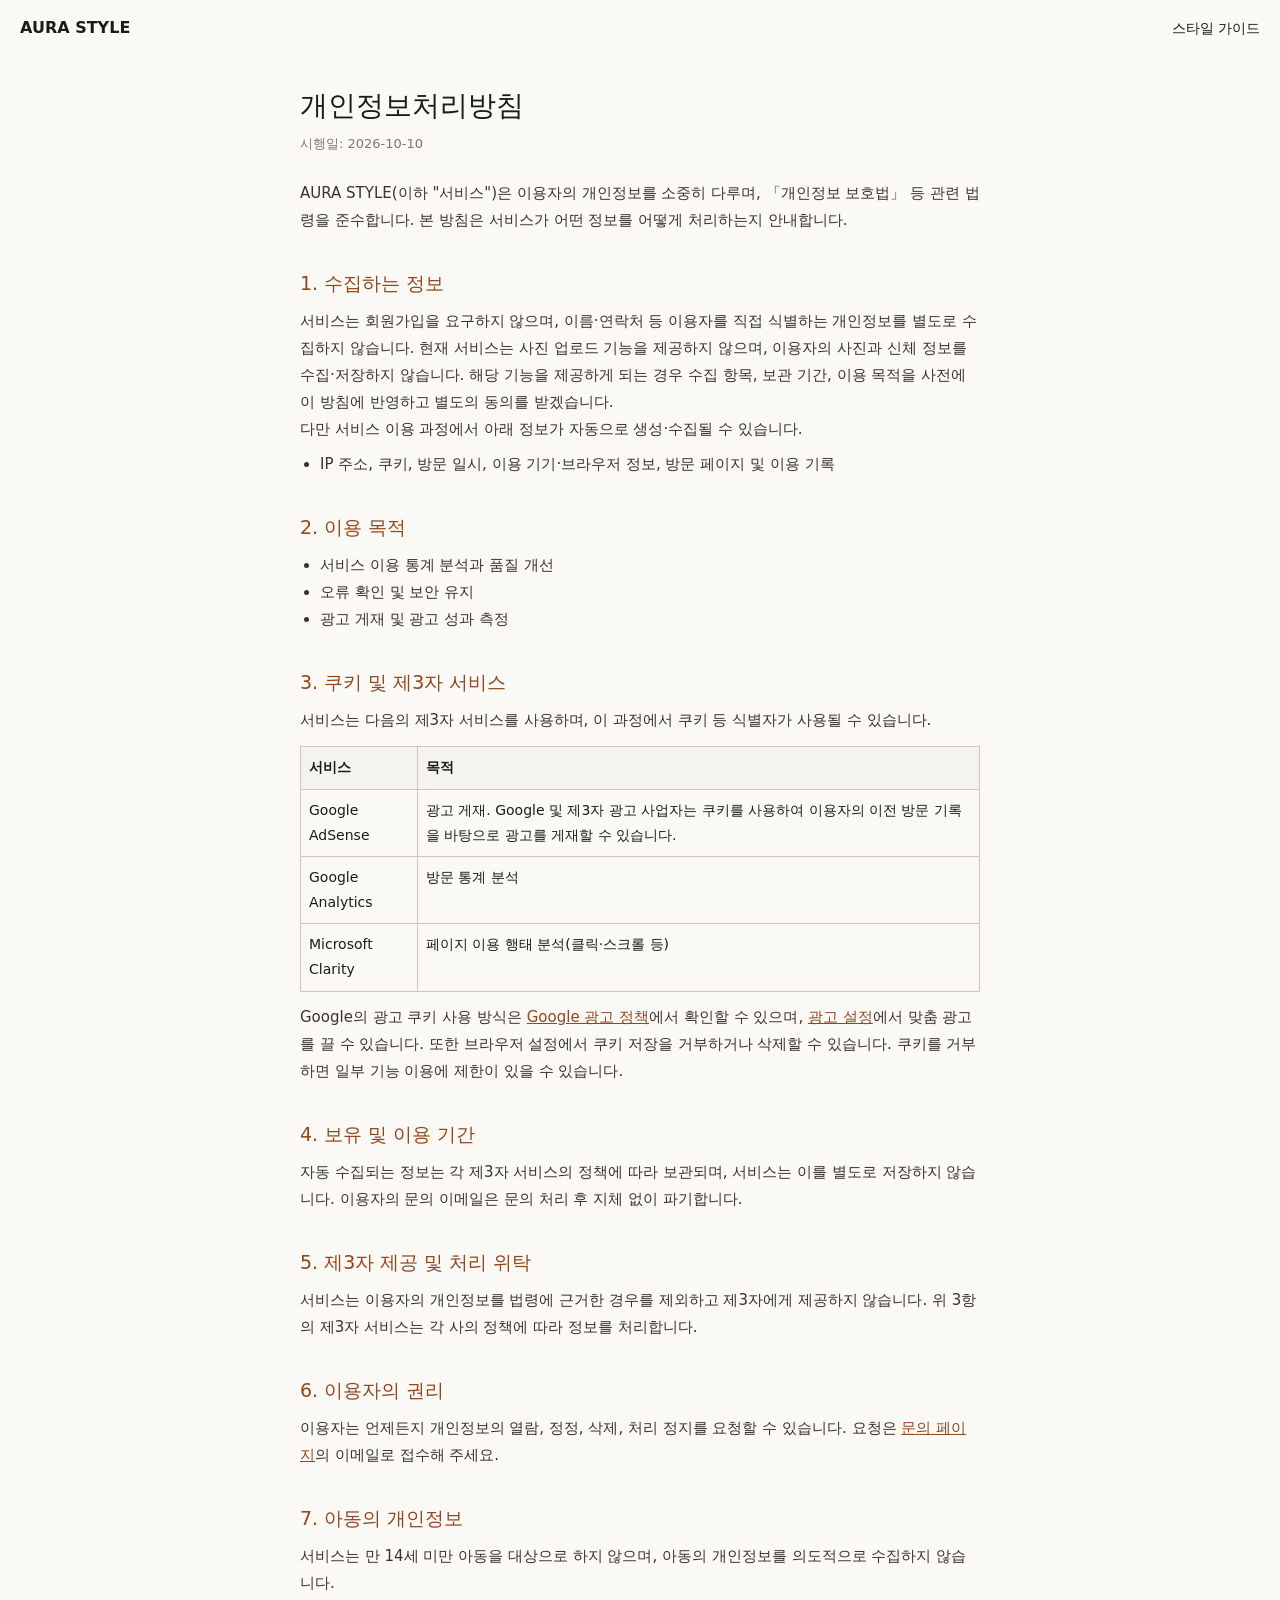
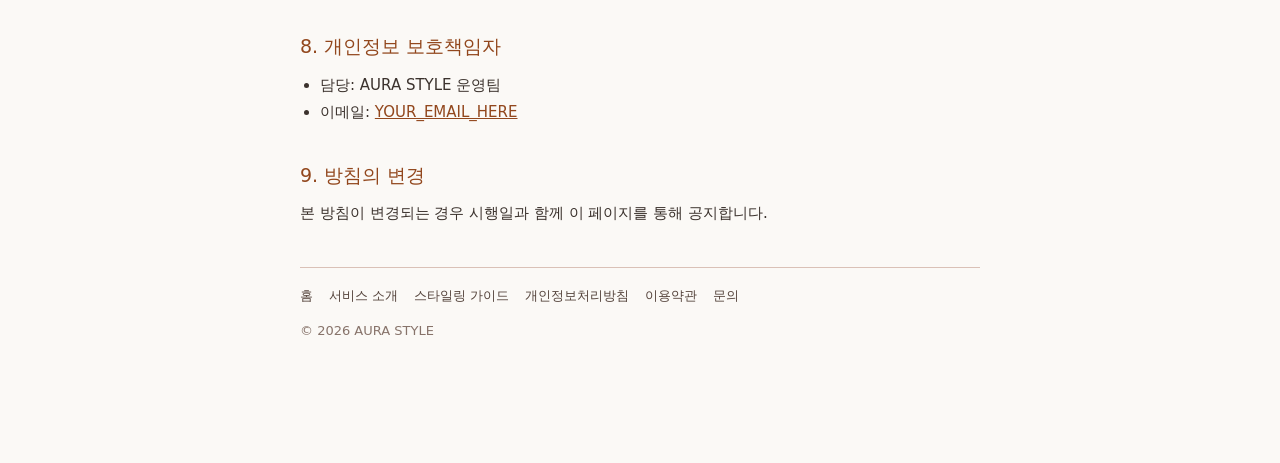
<file: privacy.html>
<!DOCTYPE html><html lang="ko"><head>
<meta charset="utf-8">
<meta content="width=device-width, initial-scale=1.0, viewport-fit=cover" name="viewport">
<title>개인정보처리방침 | AURA STYLE</title>
<meta name="description" content="AURA STYLE이 수집하는 정보의 항목과 이용 목적, 쿠키 및 광고 서비스 이용, 보관 기간과 이용자 권리를 안내하는 개인정보처리방침입니다.">
<link rel="canonical" href="https://seunglabs.com/privacy.html">
<meta property="og:type" content="website">
<meta property="og:site_name" content="AURA STYLE">
<meta property="og:locale" content="ko_KR">
<meta property="og:title" content="개인정보처리방침 | AURA STYLE">
<meta property="og:description" content="AURA STYLE이 수집하는 정보의 항목과 이용 목적, 쿠키 및 광고 서비스 이용, 보관 기간과 이용자 권리를 안내하는 개인정보처리방침입니다.">
<meta property="og:url" content="https://seunglabs.com/privacy.html">
<meta property="og:image" content="https://seunglabs.com/img/model-768.webp">
<meta name="twitter:card" content="summary_large_image">
<meta name="twitter:title" content="개인정보처리방침 | AURA STYLE">
<meta name="twitter:description" content="AURA STYLE이 수집하는 정보의 항목과 이용 목적, 쿠키 및 광고 서비스 이용, 보관 기간과 이용자 권리를 안내하는 개인정보처리방침입니다.">
<meta name="twitter:image" content="https://seunglabs.com/img/model-768.webp">
<script type="application/ld+json">{"@context": "https://schema.org", "@type": "BreadcrumbList", "itemListElement": [{"@type": "ListItem", "position": 1, "name": "AURA STYLE", "item": "https://seunglabs.com/"}, {"@type": "ListItem", "position": 2, "name": "개인정보처리방침", "item": "https://seunglabs.com/privacy.html"}]}</script>
<link rel="icon" href="img/favicon.svg" type="image/svg+xml">
<link href="styles.css" rel="stylesheet">
<!-- Google tag (gtag.js) -->
<script>
  window.dataLayer = window.dataLayer || [];
  function gtag(){dataLayer.push(arguments);}
  gtag('js', new Date());

  gtag('config', 'G-QMTJCRR8DS');
</script>
<script>
  window.clarity = window.clarity || function(){(window.clarity.q = window.clarity.q || []).push(arguments)};
</script>
<script>
  (function () {
    var loaded = false;
    var events = ['pointerdown', 'keydown', 'touchstart', 'scroll'];
    function load() {
      if (loaded) return;
      loaded = true;
      events.forEach(function (e) { removeEventListener(e, load); });
      ['https://www.googletagmanager.com/gtag/js?id=G-QMTJCRR8DS', 'https://www.clarity.ms/tag/yv1hvz3uj7'].forEach(function (src) {
        var s = document.createElement('script');
        s.async = true;
        s.src = src;
        document.head.appendChild(s);
      });
    }
    events.forEach(function (e) { addEventListener(e, load, { once: true, passive: true }); });
    addEventListener('load', function () { setTimeout(load, 3000); });
  })();
</script>
<style>
  .doc{max-width:720px;margin:0 auto;padding:88px 20px 120px;font-family:"Hanken Grotesk",system-ui,sans-serif;color:#1b1c1a;line-height:1.8;font-size:15px}
  .doc h1{font-family:"Bodoni Moda",serif;font-size:28px;line-height:1.3;margin:0 0 8px}
  .doc h2{font-size:19px;margin:32px 0 8px;color:#92471d}
  .doc h3{font-size:16px;margin:20px 0 4px}
  .doc p,.doc li{color:#3b322d}
  .doc ul{padding-left:20px;list-style:disc;margin:8px 0}
  .doc a{color:#92471d;text-decoration:underline}
  .doc .meta{color:#87736a;font-size:13px;margin-bottom:24px}
  .doc table{width:100%;border-collapse:collapse;margin:12px 0;font-size:14px}
  .doc th,.doc td{border:1px solid #dac1b7;padding:8px;text-align:left;vertical-align:top}
  .doc th{background:#f5f3f0}
  .topbar{position:fixed;top:0;left:0;right:0;height:56px;background:rgba(251,249,246,.92);backdrop-filter:blur(12px);display:flex;align-items:center;justify-content:space-between;padding:0 20px;z-index:50}
  .topbar a{text-decoration:none;color:#1b1c1a;font-weight:600}
  .foot{display:flex;flex-wrap:wrap;gap:6px 16px;margin-top:40px;padding-top:16px;border-top:1px solid #dac1b7;font-size:13px}
  .foot a{color:#54433b;text-decoration:none}
</style>
</head><body class="bg-surface text-on-surface">
<div class="topbar"><a href="index.html">AURA STYLE</a><a href="guide.html" style="font-weight:400;font-size:14px">스타일 가이드</a></div>
<main class="doc">

<h1>개인정보처리방침</h1>
<p class="meta">시행일: 2026-10-10</p>
<p>AURA STYLE(이하 "서비스")은 이용자의 개인정보를 소중히 다루며, 「개인정보 보호법」 등 관련 법령을 준수합니다. 본 방침은 서비스가 어떤 정보를 어떻게 처리하는지 안내합니다.</p>
<h2>1. 수집하는 정보</h2>
<p>서비스는 회원가입을 요구하지 않으며, 이름·연락처 등 이용자를 직접 식별하는 개인정보를 별도로 수집하지 않습니다. 현재 서비스는 사진 업로드 기능을 제공하지 않으며, 이용자의 사진과 신체 정보를 수집·저장하지 않습니다. 해당 기능을 제공하게 되는 경우 수집 항목, 보관 기간, 이용 목적을 사전에 이 방침에 반영하고 별도의 동의를 받겠습니다.</p>
<p>다만 서비스 이용 과정에서 아래 정보가 자동으로 생성·수집될 수 있습니다.</p>
<ul>
<li>IP 주소, 쿠키, 방문 일시, 이용 기기·브라우저 정보, 방문 페이지 및 이용 기록</li>
</ul>
<h2>2. 이용 목적</h2>
<ul>
<li>서비스 이용 통계 분석과 품질 개선</li>
<li>오류 확인 및 보안 유지</li>
<li>광고 게재 및 광고 성과 측정</li>
</ul>
<h2>3. 쿠키 및 제3자 서비스</h2>
<p>서비스는 다음의 제3자 서비스를 사용하며, 이 과정에서 쿠키 등 식별자가 사용될 수 있습니다.</p>
<table>
<tr><th>서비스</th><th>목적</th></tr>
<tr><td>Google AdSense</td><td>광고 게재. Google 및 제3자 광고 사업자는 쿠키를 사용하여 이용자의 이전 방문 기록을 바탕으로 광고를 게재할 수 있습니다.</td></tr>
<tr><td>Google Analytics</td><td>방문 통계 분석</td></tr>
<tr><td>Microsoft Clarity</td><td>페이지 이용 행태 분석(클릭·스크롤 등)</td></tr>
</table>
<p>Google의 광고 쿠키 사용 방식은 <a href="https://policies.google.com/technologies/ads?hl=ko" rel="noopener" target="_blank">Google 광고 정책</a>에서 확인할 수 있으며, <a href="https://adssettings.google.com" rel="noopener" target="_blank">광고 설정</a>에서 맞춤 광고를 끌 수 있습니다. 또한 브라우저 설정에서 쿠키 저장을 거부하거나 삭제할 수 있습니다. 쿠키를 거부하면 일부 기능 이용에 제한이 있을 수 있습니다.</p>
<h2>4. 보유 및 이용 기간</h2>
<p>자동 수집되는 정보는 각 제3자 서비스의 정책에 따라 보관되며, 서비스는 이를 별도로 저장하지 않습니다. 이용자의 문의 이메일은 문의 처리 후 지체 없이 파기합니다.</p>
<h2>5. 제3자 제공 및 처리 위탁</h2>
<p>서비스는 이용자의 개인정보를 법령에 근거한 경우를 제외하고 제3자에게 제공하지 않습니다. 위 3항의 제3자 서비스는 각 사의 정책에 따라 정보를 처리합니다.</p>
<h2>6. 이용자의 권리</h2>
<p>이용자는 언제든지 개인정보의 열람, 정정, 삭제, 처리 정지를 요청할 수 있습니다. 요청은 <a href="contact.html">문의 페이지</a>의 이메일로 접수해 주세요.</p>
<h2>7. 아동의 개인정보</h2>
<p>서비스는 만 14세 미만 아동을 대상으로 하지 않으며, 아동의 개인정보를 의도적으로 수집하지 않습니다.</p>
<h2>8. 개인정보 보호책임자</h2>
<ul>
<li>담당: AURA STYLE 운영팀</li>
<li>이메일: <a href="mailto:YOUR_EMAIL_HERE">YOUR_EMAIL_HERE</a></li>
</ul>
<h2>9. 방침의 변경</h2>
<p>본 방침이 변경되는 경우 시행일과 함께 이 페이지를 통해 공지합니다.</p>

<div class="foot"><a href="index.html">홈</a><a href="about.html">서비스 소개</a><a href="guide.html">스타일링 가이드</a><a href="privacy.html">개인정보처리방침</a><a href="terms.html">이용약관</a><a href="contact.html">문의</a></div>
<p class="meta" style="margin-top:12px">© 2026 AURA STYLE</p>
</main></body></html>
</file>
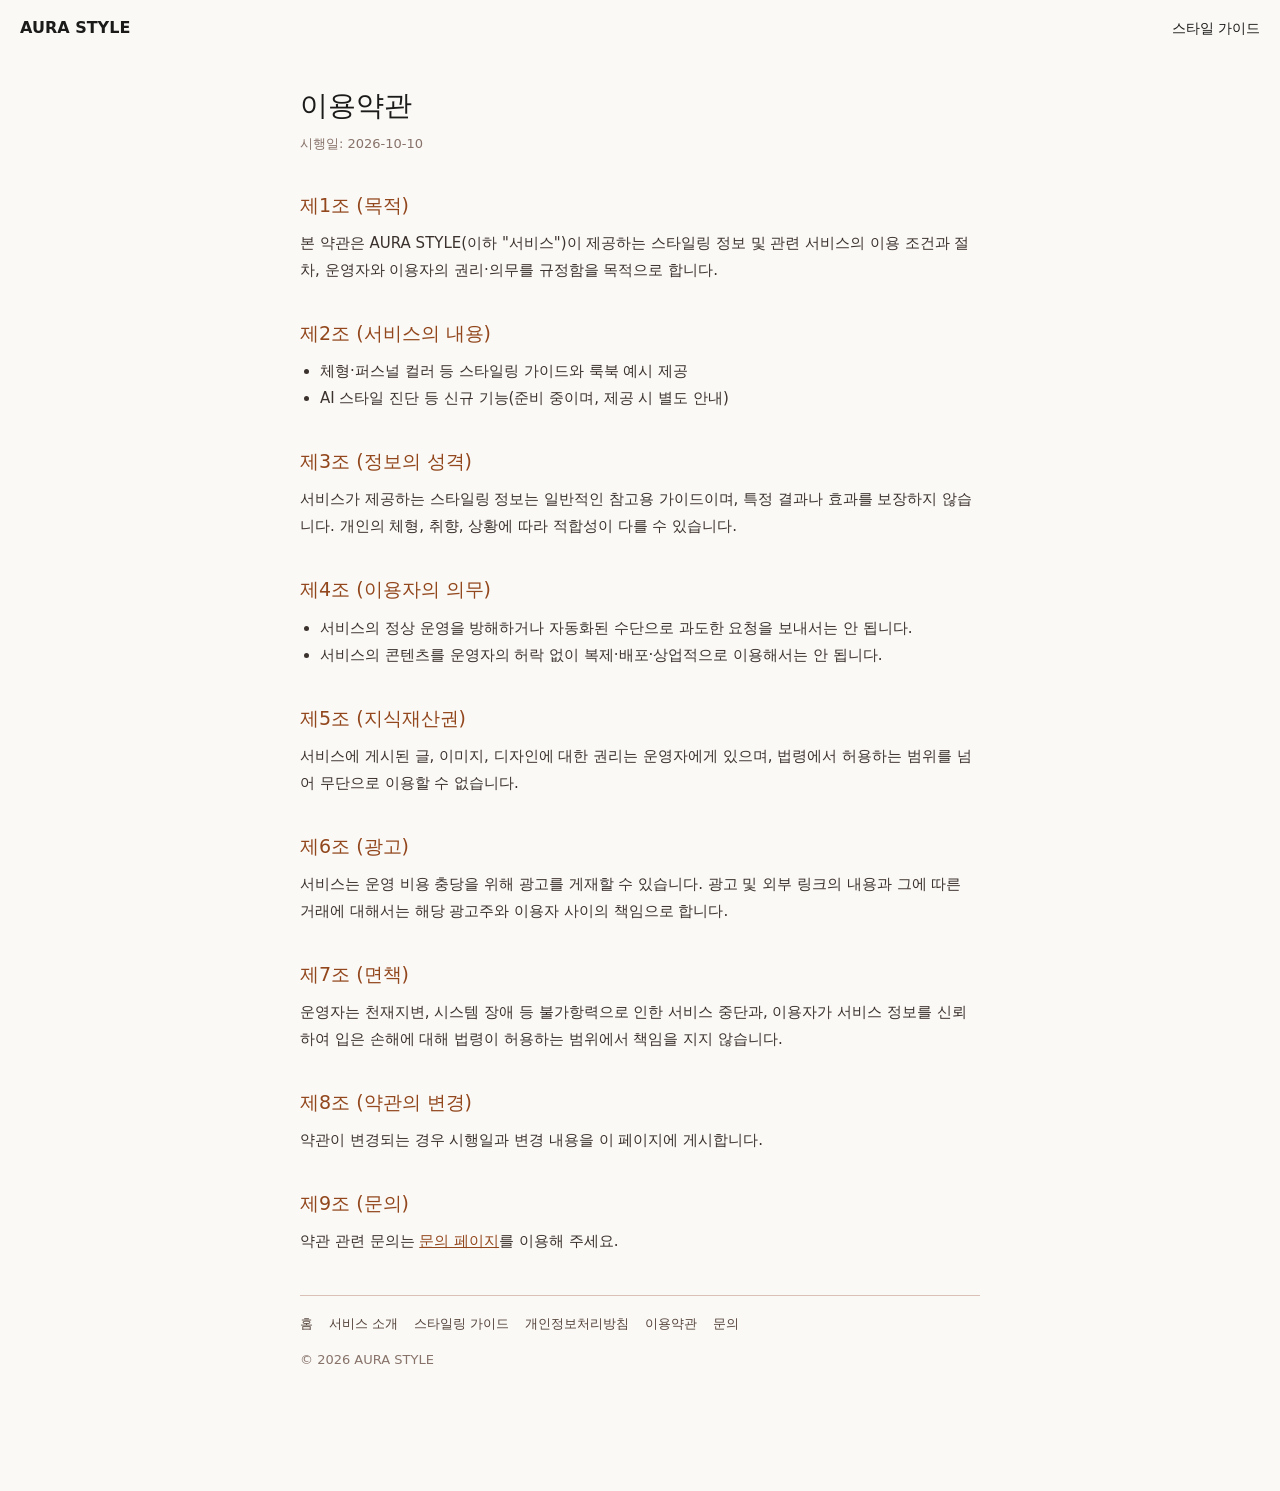
<file: terms.html>
<!DOCTYPE html><html lang="ko"><head>
<meta charset="utf-8">
<meta content="width=device-width, initial-scale=1.0, viewport-fit=cover" name="viewport">
<title>이용약관 | AURA STYLE</title>
<meta name="description" content="AURA STYLE 서비스 이용에 관한 약관입니다. 서비스 이용 조건, 이용자의 권리와 의무, 책임 범위, 콘텐츠 저작권 및 변경 고지 사항을 안내합니다.">
<link rel="canonical" href="https://seunglabs.com/terms.html">
<meta property="og:type" content="website">
<meta property="og:site_name" content="AURA STYLE">
<meta property="og:locale" content="ko_KR">
<meta property="og:title" content="이용약관 | AURA STYLE">
<meta property="og:description" content="AURA STYLE 서비스 이용에 관한 약관입니다. 서비스 이용 조건, 이용자의 권리와 의무, 책임 범위, 콘텐츠 저작권 및 변경 고지 사항을 안내합니다.">
<meta property="og:url" content="https://seunglabs.com/terms.html">
<meta property="og:image" content="https://seunglabs.com/img/model-768.webp">
<meta name="twitter:card" content="summary_large_image">
<meta name="twitter:title" content="이용약관 | AURA STYLE">
<meta name="twitter:description" content="AURA STYLE 서비스 이용에 관한 약관입니다. 서비스 이용 조건, 이용자의 권리와 의무, 책임 범위, 콘텐츠 저작권 및 변경 고지 사항을 안내합니다.">
<meta name="twitter:image" content="https://seunglabs.com/img/model-768.webp">
<script type="application/ld+json">{"@context": "https://schema.org", "@type": "BreadcrumbList", "itemListElement": [{"@type": "ListItem", "position": 1, "name": "AURA STYLE", "item": "https://seunglabs.com/"}, {"@type": "ListItem", "position": 2, "name": "이용약관", "item": "https://seunglabs.com/terms.html"}]}</script>
<link rel="icon" href="img/favicon.svg" type="image/svg+xml">
<link href="styles.css" rel="stylesheet">
<!-- Google tag (gtag.js) -->
<script>
  window.dataLayer = window.dataLayer || [];
  function gtag(){dataLayer.push(arguments);}
  gtag('js', new Date());

  gtag('config', 'G-QMTJCRR8DS');
</script>
<script>
  window.clarity = window.clarity || function(){(window.clarity.q = window.clarity.q || []).push(arguments)};
</script>
<script>
  (function () {
    var loaded = false;
    var events = ['pointerdown', 'keydown', 'touchstart', 'scroll'];
    function load() {
      if (loaded) return;
      loaded = true;
      events.forEach(function (e) { removeEventListener(e, load); });
      ['https://www.googletagmanager.com/gtag/js?id=G-QMTJCRR8DS', 'https://www.clarity.ms/tag/yv1hvz3uj7'].forEach(function (src) {
        var s = document.createElement('script');
        s.async = true;
        s.src = src;
        document.head.appendChild(s);
      });
    }
    events.forEach(function (e) { addEventListener(e, load, { once: true, passive: true }); });
    addEventListener('load', function () { setTimeout(load, 3000); });
  })();
</script>
<style>
  .doc{max-width:720px;margin:0 auto;padding:88px 20px 120px;font-family:"Hanken Grotesk",system-ui,sans-serif;color:#1b1c1a;line-height:1.8;font-size:15px}
  .doc h1{font-family:"Bodoni Moda",serif;font-size:28px;line-height:1.3;margin:0 0 8px}
  .doc h2{font-size:19px;margin:32px 0 8px;color:#92471d}
  .doc h3{font-size:16px;margin:20px 0 4px}
  .doc p,.doc li{color:#3b322d}
  .doc ul{padding-left:20px;list-style:disc;margin:8px 0}
  .doc a{color:#92471d;text-decoration:underline}
  .doc .meta{color:#87736a;font-size:13px;margin-bottom:24px}
  .doc table{width:100%;border-collapse:collapse;margin:12px 0;font-size:14px}
  .doc th,.doc td{border:1px solid #dac1b7;padding:8px;text-align:left;vertical-align:top}
  .doc th{background:#f5f3f0}
  .topbar{position:fixed;top:0;left:0;right:0;height:56px;background:rgba(251,249,246,.92);backdrop-filter:blur(12px);display:flex;align-items:center;justify-content:space-between;padding:0 20px;z-index:50}
  .topbar a{text-decoration:none;color:#1b1c1a;font-weight:600}
  .foot{display:flex;flex-wrap:wrap;gap:6px 16px;margin-top:40px;padding-top:16px;border-top:1px solid #dac1b7;font-size:13px}
  .foot a{color:#54433b;text-decoration:none}
</style>
</head><body class="bg-surface text-on-surface">
<div class="topbar"><a href="index.html">AURA STYLE</a><a href="guide.html" style="font-weight:400;font-size:14px">스타일 가이드</a></div>
<main class="doc">

<h1>이용약관</h1>
<p class="meta">시행일: 2026-10-10</p>
<h2>제1조 (목적)</h2>
<p>본 약관은 AURA STYLE(이하 "서비스")이 제공하는 스타일링 정보 및 관련 서비스의 이용 조건과 절차, 운영자와 이용자의 권리·의무를 규정함을 목적으로 합니다.</p>
<h2>제2조 (서비스의 내용)</h2>
<ul>
<li>체형·퍼스널 컬러 등 스타일링 가이드와 룩북 예시 제공</li>
<li>AI 스타일 진단 등 신규 기능(준비 중이며, 제공 시 별도 안내)</li>
</ul>
<h2>제3조 (정보의 성격)</h2>
<p>서비스가 제공하는 스타일링 정보는 일반적인 참고용 가이드이며, 특정 결과나 효과를 보장하지 않습니다. 개인의 체형, 취향, 상황에 따라 적합성이 다를 수 있습니다.</p>
<h2>제4조 (이용자의 의무)</h2>
<ul>
<li>서비스의 정상 운영을 방해하거나 자동화된 수단으로 과도한 요청을 보내서는 안 됩니다.</li>
<li>서비스의 콘텐츠를 운영자의 허락 없이 복제·배포·상업적으로 이용해서는 안 됩니다.</li>
</ul>
<h2>제5조 (지식재산권)</h2>
<p>서비스에 게시된 글, 이미지, 디자인에 대한 권리는 운영자에게 있으며, 법령에서 허용하는 범위를 넘어 무단으로 이용할 수 없습니다.</p>
<h2>제6조 (광고)</h2>
<p>서비스는 운영 비용 충당을 위해 광고를 게재할 수 있습니다. 광고 및 외부 링크의 내용과 그에 따른 거래에 대해서는 해당 광고주와 이용자 사이의 책임으로 합니다.</p>
<h2>제7조 (면책)</h2>
<p>운영자는 천재지변, 시스템 장애 등 불가항력으로 인한 서비스 중단과, 이용자가 서비스 정보를 신뢰하여 입은 손해에 대해 법령이 허용하는 범위에서 책임을 지지 않습니다.</p>
<h2>제8조 (약관의 변경)</h2>
<p>약관이 변경되는 경우 시행일과 변경 내용을 이 페이지에 게시합니다.</p>
<h2>제9조 (문의)</h2>
<p>약관 관련 문의는 <a href="contact.html">문의 페이지</a>를 이용해 주세요.</p>

<div class="foot"><a href="index.html">홈</a><a href="about.html">서비스 소개</a><a href="guide.html">스타일링 가이드</a><a href="privacy.html">개인정보처리방침</a><a href="terms.html">이용약관</a><a href="contact.html">문의</a></div>
<p class="meta" style="margin-top:12px">© 2026 AURA STYLE</p>
</main></body></html>
</file>
<file: styles.css>
*,:after,:before{--tw-border-spacing-x:0;--tw-border-spacing-y:0;--tw-translate-x:0;--tw-translate-y:0;--tw-rotate:0;--tw-skew-x:0;--tw-skew-y:0;--tw-scale-x:1;--tw-scale-y:1;--tw-pan-x: ;--tw-pan-y: ;--tw-pinch-zoom: ;--tw-scroll-snap-strictness:proximity;--tw-gradient-from-position: ;--tw-gradient-via-position: ;--tw-gradient-to-position: ;--tw-ordinal: ;--tw-slashed-zero: ;--tw-numeric-figure: ;--tw-numeric-spacing: ;--tw-numeric-fraction: ;--tw-ring-inset: ;--tw-ring-offset-width:0px;--tw-ring-offset-color:#fff;--tw-ring-color:rgba(59,130,246,.5);--tw-ring-offset-shadow:0 0 #0000;--tw-ring-shadow:0 0 #0000;--tw-shadow:0 0 #0000;--tw-shadow-colored:0 0 #0000;--tw-blur: ;--tw-brightness: ;--tw-contrast: ;--tw-grayscale: ;--tw-hue-rotate: ;--tw-invert: ;--tw-saturate: ;--tw-sepia: ;--tw-drop-shadow: ;--tw-backdrop-blur: ;--tw-backdrop-brightness: ;--tw-backdrop-contrast: ;--tw-backdrop-grayscale: ;--tw-backdrop-hue-rotate: ;--tw-backdrop-invert: ;--tw-backdrop-opacity: ;--tw-backdrop-saturate: ;--tw-backdrop-sepia: ;--tw-contain-size: ;--tw-contain-layout: ;--tw-contain-paint: ;--tw-contain-style: }::backdrop{--tw-border-spacing-x:0;--tw-border-spacing-y:0;--tw-translate-x:0;--tw-translate-y:0;--tw-rotate:0;--tw-skew-x:0;--tw-skew-y:0;--tw-scale-x:1;--tw-scale-y:1;--tw-pan-x: ;--tw-pan-y: ;--tw-pinch-zoom: ;--tw-scroll-snap-strictness:proximity;--tw-gradient-from-position: ;--tw-gradient-via-position: ;--tw-gradient-to-position: ;--tw-ordinal: ;--tw-slashed-zero: ;--tw-numeric-figure: ;--tw-numeric-spacing: ;--tw-numeric-fraction: ;--tw-ring-inset: ;--tw-ring-offset-width:0px;--tw-ring-offset-color:#fff;--tw-ring-color:rgba(59,130,246,.5);--tw-ring-offset-shadow:0 0 #0000;--tw-ring-shadow:0 0 #0000;--tw-shadow:0 0 #0000;--tw-shadow-colored:0 0 #0000;--tw-blur: ;--tw-brightness: ;--tw-contrast: ;--tw-grayscale: ;--tw-hue-rotate: ;--tw-invert: ;--tw-saturate: ;--tw-sepia: ;--tw-drop-shadow: ;--tw-backdrop-blur: ;--tw-backdrop-brightness: ;--tw-backdrop-contrast: ;--tw-backdrop-grayscale: ;--tw-backdrop-hue-rotate: ;--tw-backdrop-invert: ;--tw-backdrop-opacity: ;--tw-backdrop-saturate: ;--tw-backdrop-sepia: ;--tw-contain-size: ;--tw-contain-layout: ;--tw-contain-paint: ;--tw-contain-style: }/*! tailwindcss v3.4.17 | MIT License | https://tailwindcss.com*/*,:after,:before{box-sizing:border-box;border:0 solid #e5e7eb}:after,:before{--tw-content:""}:host,html{line-height:1.5;-webkit-text-size-adjust:100%;-moz-tab-size:4;-o-tab-size:4;tab-size:4;font-family:ui-sans-serif,system-ui,sans-serif,Apple Color Emoji,Segoe UI Emoji,Segoe UI Symbol,Noto Color Emoji;font-feature-settings:normal;font-variation-settings:normal;-webkit-tap-highlight-color:transparent}body{margin:0;line-height:inherit}hr{height:0;color:inherit;border-top-width:1px}abbr:where([title]){-webkit-text-decoration:underline dotted;text-decoration:underline dotted}h1,h2,h3,h4,h5,h6{font-size:inherit;font-weight:inherit}a{color:inherit;text-decoration:inherit}b,strong{font-weight:bolder}code,kbd,pre,samp{font-family:ui-monospace,SFMono-Regular,Menlo,Monaco,Consolas,Liberation Mono,Courier New,monospace;font-feature-settings:normal;font-variation-settings:normal;font-size:1em}small{font-size:80%}sub,sup{font-size:75%;line-height:0;position:relative;vertical-align:baseline}sub{bottom:-.25em}sup{top:-.5em}table{text-indent:0;border-color:inherit;border-collapse:collapse}button,input,optgroup,select,textarea{font-family:inherit;font-feature-settings:inherit;font-variation-settings:inherit;font-size:100%;font-weight:inherit;line-height:inherit;letter-spacing:inherit;color:inherit;margin:0;padding:0}button,select{text-transform:none}button,input:where([type=button]),input:where([type=reset]),input:where([type=submit]){-webkit-appearance:button;background-color:transparent;background-image:none}:-moz-focusring{outline:auto}:-moz-ui-invalid{box-shadow:none}progress{vertical-align:baseline}::-webkit-inner-spin-button,::-webkit-outer-spin-button{height:auto}[type=search]{-webkit-appearance:textfield;outline-offset:-2px}::-webkit-search-decoration{-webkit-appearance:none}::-webkit-file-upload-button{-webkit-appearance:button;font:inherit}summary{display:list-item}blockquote,dd,dl,figure,h1,h2,h3,h4,h5,h6,hr,p,pre{margin:0}fieldset{margin:0}fieldset,legend{padding:0}menu,ol,ul{list-style:none;margin:0;padding:0}dialog{padding:0}textarea{resize:vertical}input::-moz-placeholder,textarea::-moz-placeholder{opacity:1;color:#9ca3af}input::placeholder,textarea::placeholder{opacity:1;color:#9ca3af}[role=button],button{cursor:pointer}:disabled{cursor:default}audio,canvas,embed,iframe,img,object,svg,video{display:block;vertical-align:middle}img,video{max-width:100%;height:auto}[hidden]:where(:not([hidden=until-found])){display:none}body,html{width:100vw;margin:0;padding:0}body{overscroll-behavior:none}.pb-safe{padding-bottom:env(safe-area-inset-bottom,0)}.pt-safe{padding-top:env(safe-area-inset-top,0)}main>:first-child{margin-top:0!important}main>:last-child{margin-bottom:0!important}.material-symbols-outlined{font-family:Material Symbols Outlined;font-weight:400;font-style:normal;font-size:24px;line-height:1;letter-spacing:normal;text-transform:none;display:inline-block;width:1em;height:1em;overflow:hidden;white-space:nowrap;word-wrap:normal;direction:ltr;-webkit-font-smoothing:antialiased;font-feature-settings:"liga"}.fixed{position:fixed}.absolute{position:absolute}.relative{position:relative}.inset-0{inset:0}.inset-x-0{left:0;right:0}.bottom-0{bottom:0}.left-0{left:0}.left-2{left:.5rem}.left-space-md{left:1rem}.right-2{right:.5rem}.top-0{top:0}.top-2{top:.5rem}.top-space-md{top:1rem}.z-50{z-index:50}.my-2{margin-top:.5rem;margin-bottom:.5rem}.mb-1{margin-bottom:.25rem}.mb-space-sm{margin-bottom:.5rem}.ml-space-xs{margin-left:.25rem}.mt-0\.5{margin-top:.125rem}.mt-1{margin-top:.25rem}.mt-space-sm{margin-top:.5rem}.line-clamp-1{-webkit-line-clamp:1}.line-clamp-1,.line-clamp-2{overflow:hidden;display:-webkit-box;-webkit-box-orient:vertical}.line-clamp-2{-webkit-line-clamp:2}.block{display:block}.flex{display:flex}.grid{display:grid}.h-10{height:2.5rem}.h-11{height:2.75rem}.h-12{height:3rem}.h-16{height:4rem}.h-8{height:2rem}.h-9{height:2.25rem}.h-\[300px\]{height:300px}.h-\[380px\]{height:380px}.h-auto{height:auto}.h-full{height:100%}.min-h-screen{min-height:100vh}.w-1{width:.25rem}.w-1\/2{width:50%}.w-10{width:2.5rem}.w-11{width:2.75rem}.w-8{width:2rem}.w-\[240px\]{width:240px}.w-auto{width:auto}.w-full{width:100%}.min-w-0{min-width:0}.max-w-\[320px\]{max-width:320px}.flex-1{flex:1 1 0%}.shrink-0{flex-shrink:0}.-translate-x-full{--tw-translate-x:-100%}.-translate-x-full,.skew-x-12{transform:translate(var(--tw-translate-x),var(--tw-translate-y)) rotate(var(--tw-rotate)) skewX(var(--tw-skew-x)) skewY(var(--tw-skew-y)) scaleX(var(--tw-scale-x)) scaleY(var(--tw-scale-y))}.skew-x-12{--tw-skew-x:12deg}.grid-cols-3{grid-template-columns:repeat(3,minmax(0,1fr))}.flex-col{flex-direction:column}.flex-wrap{flex-wrap:wrap}.items-start{align-items:flex-start}.items-end{align-items:flex-end}.items-center{align-items:center}.items-baseline{align-items:baseline}.justify-center{justify-content:center}.justify-between{justify-content:space-between}.justify-around{justify-content:space-around}.gap-0\.5{gap:.125rem}.gap-1{gap:.25rem}.gap-1\.5{gap:.375rem}.gap-2{gap:.5rem}.gap-3{gap:.75rem}.gap-space-md{gap:1rem}.gap-space-sm{gap:.5rem}.gap-space-xs{gap:.25rem}.overflow-hidden{overflow:hidden}.overflow-x-auto{overflow-x:auto}.rounded-full{border-radius:9999px}.rounded-xl{border-radius:.75rem}.bg-inverse-surface\/80{background-color:rgba(48,49,47,.8)}.bg-on-surface{--tw-bg-opacity:1;background-color:rgb(27 28 26/var(--tw-bg-opacity,1))}.bg-primary{--tw-bg-opacity:1;background-color:rgb(146 71 29/var(--tw-bg-opacity,1))}.bg-primary-fixed{--tw-bg-opacity:1;background-color:rgb(255 219 203/var(--tw-bg-opacity,1))}.bg-primary-fixed\/40{background-color:rgba(255,219,203,.4)}.bg-secondary-fixed{--tw-bg-opacity:1;background-color:rgb(255 220 195/var(--tw-bg-opacity,1))}.bg-secondary-fixed\/40{background-color:rgba(255,220,195,.4)}.bg-surface{--tw-bg-opacity:1;background-color:rgb(251 249 246/var(--tw-bg-opacity,1))}.bg-surface-container-highest{--tw-bg-opacity:1;background-color:rgb(228 226 223/var(--tw-bg-opacity,1))}.bg-surface-container-low{--tw-bg-opacity:1;background-color:rgb(245 243 240/var(--tw-bg-opacity,1))}.bg-surface-container-lowest{--tw-bg-opacity:1;background-color:rgb(255 255 255/var(--tw-bg-opacity,1))}.bg-surface-container-lowest\/80{background-color:hsla(0,0%,100%,.8)}.bg-surface-variant{--tw-bg-opacity:1;background-color:rgb(228 226 223/var(--tw-bg-opacity,1))}.bg-surface\/80{background-color:hsla(36,38%,97%,.8)}.bg-surface\/85{background-color:hsla(36,38%,97%,.85)}.bg-surface\/90{background-color:hsla(36,38%,97%,.9)}.bg-tertiary-fixed{--tw-bg-opacity:1;background-color:rgb(228 225 229/var(--tw-bg-opacity,1))}.bg-tertiary-fixed\/40{background-color:hsla(285,7%,89%,.4)}.bg-gradient-to-r{background-image:linear-gradient(to right,var(--tw-gradient-stops))}.bg-gradient-to-t{background-image:linear-gradient(to top,var(--tw-gradient-stops))}.from-inverse-surface\/85{--tw-gradient-from:rgba(48,49,47,.85) var(--tw-gradient-from-position);--tw-gradient-to:rgba(48,49,47,0) var(--tw-gradient-to-position);--tw-gradient-stops:var(--tw-gradient-from),var(--tw-gradient-to)}.from-transparent{--tw-gradient-from:transparent var(--tw-gradient-from-position);--tw-gradient-to:transparent var(--tw-gradient-to-position);--tw-gradient-stops:var(--tw-gradient-from),var(--tw-gradient-to)}.via-inverse-surface\/30{--tw-gradient-to:rgba(48,49,47,0) var(--tw-gradient-to-position);--tw-gradient-stops:var(--tw-gradient-from),rgba(48,49,47,.3) var(--tw-gradient-via-position),var(--tw-gradient-to)}.via-white\/25{--tw-gradient-to:hsla(0,0%,100%,0) var(--tw-gradient-to-position);--tw-gradient-stops:var(--tw-gradient-from),hsla(0,0%,100%,.25) var(--tw-gradient-via-position),var(--tw-gradient-to)}.to-transparent{--tw-gradient-to:transparent var(--tw-gradient-to-position)}.object-contain{-o-object-fit:contain;object-fit:contain}.object-cover{-o-object-fit:cover;object-fit:cover}.object-\[center_20\%\]{-o-object-position:center 20%;object-position:center 20%}.p-space-md{padding:1rem}.p-space-sm{padding:.5rem}.px-1\.5{padding-left:.375rem;padding-right:.375rem}.px-2{padding-left:.5rem;padding-right:.5rem}.px-margin{padding-left:1.25rem;padding-right:1.25rem}.px-space-sm{padding-left:.5rem;padding-right:.5rem}.px-space-xs{padding-left:.25rem;padding-right:.25rem}.py-0\.5{padding-top:.125rem;padding-bottom:.125rem}.py-1{padding-top:.25rem;padding-bottom:.25rem}.pb-2{padding-bottom:.5rem}.pb-28{padding-bottom:7rem}.pb-space-lg{padding-bottom:1.5rem}.pb-space-md{padding-bottom:1rem}.pl-4{padding-left:1rem}.pt-1{padding-top:.25rem}.pt-16{padding-top:4rem}.pt-space-md{padding-top:1rem}.pt-space-sm{padding-top:.5rem}.pt-space-xs{padding-top:.25rem}.text-center{text-align:center}.font-body-md,.font-body-sm{font-family:Hanken Grotesk}.font-headline-lg-mobile,.font-headline-md,.font-headline-sm{font-family:Bodoni Moda}.font-label-lg,.font-label-md,.font-label-sm{font-family:Hanken Grotesk}.text-\[15px\]{font-size:15px}.text-\[16px\]{font-size:16px}.text-\[18px\]{font-size:18px}.text-\[20px\]{font-size:20px}.text-\[22px\]{font-size:22px}.text-body-md{font-size:14px;line-height:22px;font-weight:400}.text-body-sm{font-size:12px;line-height:18px;font-weight:400}.text-headline-lg-mobile{font-size:26px;line-height:32px;letter-spacing:0;font-weight:400}.text-headline-md{font-size:22px;line-height:28px;font-weight:500}.text-headline-sm{font-size:18px;line-height:24px;font-weight:500}.text-label-lg{font-size:13px;line-height:16px;letter-spacing:.08em;font-weight:600}.text-label-md{font-size:11px;line-height:14px;letter-spacing:.1em;font-weight:600}.text-label-sm{font-size:10px;line-height:12px;letter-spacing:.12em;font-weight:600}.font-bold{font-weight:700}.font-semibold{font-weight:600}.uppercase{text-transform:uppercase}.italic{font-style:italic}.leading-tight{line-height:1.25}.tracking-tight{letter-spacing:-.025em}.tracking-wider{letter-spacing:.05em}.tracking-widest{letter-spacing:.1em}.text-inverse-on-surface{--tw-text-opacity:1;color:rgb(242 240 237/var(--tw-text-opacity,1))}.text-on-primary{--tw-text-opacity:1;color:rgb(255 255 255/var(--tw-text-opacity,1))}.text-on-primary-fixed{--tw-text-opacity:1;color:rgb(52 17 0/var(--tw-text-opacity,1))}.text-on-secondary-fixed{--tw-text-opacity:1;color:rgb(47 21 0/var(--tw-text-opacity,1))}.text-on-surface{--tw-text-opacity:1;color:rgb(27 28 26/var(--tw-text-opacity,1))}.text-on-surface-variant{--tw-text-opacity:1;color:rgb(84 67 59/var(--tw-text-opacity,1))}.text-on-tertiary-fixed{--tw-text-opacity:1;color:rgb(27 27 30/var(--tw-text-opacity,1))}.text-primary{--tw-text-opacity:1;color:rgb(146 71 29/var(--tw-text-opacity,1))}.text-primary-fixed{--tw-text-opacity:1;color:rgb(255 219 203/var(--tw-text-opacity,1))}.text-secondary{--tw-text-opacity:1;color:rgb(144 77 0/var(--tw-text-opacity,1))}.text-surface{--tw-text-opacity:1;color:rgb(251 249 246/var(--tw-text-opacity,1))}.text-surface-container-highest{--tw-text-opacity:1;color:rgb(228 226 223/var(--tw-text-opacity,1))}.text-tertiary{--tw-text-opacity:1;color:rgb(92 91 95/var(--tw-text-opacity,1))}.text-white{--tw-text-opacity:1;color:rgb(255 255 255/var(--tw-text-opacity,1))}.shadow{--tw-shadow:0 1px 3px 0 rgba(0,0,0,.1),0 1px 2px -1px rgba(0,0,0,.1);--tw-shadow-colored:0 1px 3px 0 var(--tw-shadow-color),0 1px 2px -1px var(--tw-shadow-color)}.shadow,.shadow-\[0_-4px_20px_rgba\(39\2c 39\2c 42\2c 0\.04\)\]{box-shadow:var(--tw-ring-offset-shadow,0 0 #0000),var(--tw-ring-shadow,0 0 #0000),var(--tw-shadow)}.shadow-\[0_-4px_20px_rgba\(39\2c 39\2c 42\2c 0\.04\)\]{--tw-shadow:0 -4px 20px rgba(39,39,42,.04);--tw-shadow-colored:0 -4px 20px var(--tw-shadow-color)}.shadow-\[0_1px_8px_rgba\(0\2c 0\2c 0\2c 0\.03\)\]{--tw-shadow:0 1px 8px rgba(0,0,0,.03);--tw-shadow-colored:0 1px 8px var(--tw-shadow-color);box-shadow:var(--tw-ring-offset-shadow,0 0 #0000),var(--tw-ring-shadow,0 0 #0000),var(--tw-shadow)}.shadow-\[0_2px_8px_rgba\(39\2c 39\2c 42\2c 0\.08\)\]{--tw-shadow:0 2px 8px rgba(39,39,42,.08);--tw-shadow-colored:0 2px 8px var(--tw-shadow-color)}.shadow-\[0_2px_8px_rgba\(39\2c 39\2c 42\2c 0\.08\)\],.shadow-lg{box-shadow:var(--tw-ring-offset-shadow,0 0 #0000),var(--tw-ring-shadow,0 0 #0000),var(--tw-shadow)}.shadow-lg{--tw-shadow:0 10px 15px -3px rgba(0,0,0,.1),0 4px 6px -4px rgba(0,0,0,.1);--tw-shadow-colored:0 10px 15px -3px var(--tw-shadow-color),0 4px 6px -4px var(--tw-shadow-color)}.shadow-sm{--tw-shadow:0 1px 2px 0 rgba(0,0,0,.05);--tw-shadow-colored:0 1px 2px 0 var(--tw-shadow-color);box-shadow:var(--tw-ring-offset-shadow,0 0 #0000),var(--tw-ring-shadow,0 0 #0000),var(--tw-shadow)}.backdrop-blur-md{--tw-backdrop-blur:blur(12px)}.backdrop-blur-md,.backdrop-blur-sm{-webkit-backdrop-filter:var(--tw-backdrop-blur) var(--tw-backdrop-brightness) var(--tw-backdrop-contrast) var(--tw-backdrop-grayscale) var(--tw-backdrop-hue-rotate) var(--tw-backdrop-invert) var(--tw-backdrop-opacity) var(--tw-backdrop-saturate) var(--tw-backdrop-sepia);backdrop-filter:var(--tw-backdrop-blur) var(--tw-backdrop-brightness) var(--tw-backdrop-contrast) var(--tw-backdrop-grayscale) var(--tw-backdrop-hue-rotate) var(--tw-backdrop-invert) var(--tw-backdrop-opacity) var(--tw-backdrop-saturate) var(--tw-backdrop-sepia)}.backdrop-blur-sm{--tw-backdrop-blur:blur(4px)}.backdrop-blur-xl{--tw-backdrop-blur:blur(24px);-webkit-backdrop-filter:var(--tw-backdrop-blur) var(--tw-backdrop-brightness) var(--tw-backdrop-contrast) var(--tw-backdrop-grayscale) var(--tw-backdrop-hue-rotate) var(--tw-backdrop-invert) var(--tw-backdrop-opacity) var(--tw-backdrop-saturate) var(--tw-backdrop-sepia);backdrop-filter:var(--tw-backdrop-blur) var(--tw-backdrop-brightness) var(--tw-backdrop-contrast) var(--tw-backdrop-grayscale) var(--tw-backdrop-hue-rotate) var(--tw-backdrop-invert) var(--tw-backdrop-opacity) var(--tw-backdrop-saturate) var(--tw-backdrop-sepia)}.transition-all{transition-property:all;transition-timing-function:cubic-bezier(.4,0,.2,1);transition-duration:.15s}.transition-colors{transition-property:color,background-color,border-color,text-decoration-color,fill,stroke;transition-timing-function:cubic-bezier(.4,0,.2,1);transition-duration:.15s}.transition-transform{transition-property:transform;transition-timing-function:cubic-bezier(.4,0,.2,1);transition-duration:.15s}.duration-1000{transition-duration:1s}.ease-in-out{transition-timing-function:cubic-bezier(.4,0,.2,1)}@font-face{font-family:Bodoni Moda;font-style:normal;font-weight:400 900;font-display:optional;src:url(fonts/bodoni-moda.woff2) format("woff2")}@font-face{font-family:Bodoni Moda;font-style:italic;font-weight:400 900;font-display:optional;src:url(fonts/bodoni-moda-italic.woff2) format("woff2")}@font-face{font-family:Hanken Grotesk;font-style:normal;font-weight:100 900;font-display:optional;src:url(fonts/hanken-grotesk.woff2) format("woff2")}@font-face{font-family:Hanken Grotesk;font-style:italic;font-weight:100 900;font-display:optional;src:url(fonts/hanken-grotesk-italic.woff2) format("woff2")}@font-face{font-family:Material Symbols Outlined;font-style:normal;font-weight:400;font-display:block;src:url(fonts/material-symbols.woff2) format("woff2")}::-webkit-scrollbar{display:none}.selection\:bg-primary-fixed ::-moz-selection{--tw-bg-opacity:1;background-color:rgb(255 219 203/var(--tw-bg-opacity,1))}.selection\:bg-primary-fixed ::selection{--tw-bg-opacity:1;background-color:rgb(255 219 203/var(--tw-bg-opacity,1))}.selection\:text-on-primary-fixed ::-moz-selection{--tw-text-opacity:1;color:rgb(52 17 0/var(--tw-text-opacity,1))}.selection\:text-on-primary-fixed ::selection{--tw-text-opacity:1;color:rgb(52 17 0/var(--tw-text-opacity,1))}.selection\:bg-primary-fixed::-moz-selection{--tw-bg-opacity:1;background-color:rgb(255 219 203/var(--tw-bg-opacity,1))}.selection\:bg-primary-fixed::selection{--tw-bg-opacity:1;background-color:rgb(255 219 203/var(--tw-bg-opacity,1))}.selection\:text-on-primary-fixed::-moz-selection{--tw-text-opacity:1;color:rgb(52 17 0/var(--tw-text-opacity,1))}.selection\:text-on-primary-fixed::selection{--tw-text-opacity:1;color:rgb(52 17 0/var(--tw-text-opacity,1))}.hover\:bg-primary-container:hover{--tw-bg-opacity:1;background-color:rgb(176 95 51/var(--tw-bg-opacity,1))}.hover\:text-on-surface:hover{--tw-text-opacity:1;color:rgb(27 28 26/var(--tw-text-opacity,1))}.hover\:text-primary:hover{--tw-text-opacity:1;color:rgb(146 71 29/var(--tw-text-opacity,1))}.active\:scale-90:active{--tw-scale-x:.9;--tw-scale-y:.9}.active\:scale-90:active,.active\:scale-95:active{transform:translate(var(--tw-translate-x),var(--tw-translate-y)) rotate(var(--tw-rotate)) skewX(var(--tw-skew-x)) skewY(var(--tw-skew-y)) scaleX(var(--tw-scale-x)) scaleY(var(--tw-scale-y))}.active\:scale-95:active{--tw-scale-x:.95;--tw-scale-y:.95}.active\:scale-\[0\.98\]:active{--tw-scale-x:0.98;--tw-scale-y:0.98}.active\:scale-\[0\.98\]:active,.group:hover .group-hover\:translate-x-\[300\%\]{transform:translate(var(--tw-translate-x),var(--tw-translate-y)) rotate(var(--tw-rotate)) skewX(var(--tw-skew-x)) skewY(var(--tw-skew-y)) scaleX(var(--tw-scale-x)) scaleY(var(--tw-scale-y))}.group:hover .group-hover\:translate-x-\[300\%\]{--tw-translate-x:300%}
</file>
